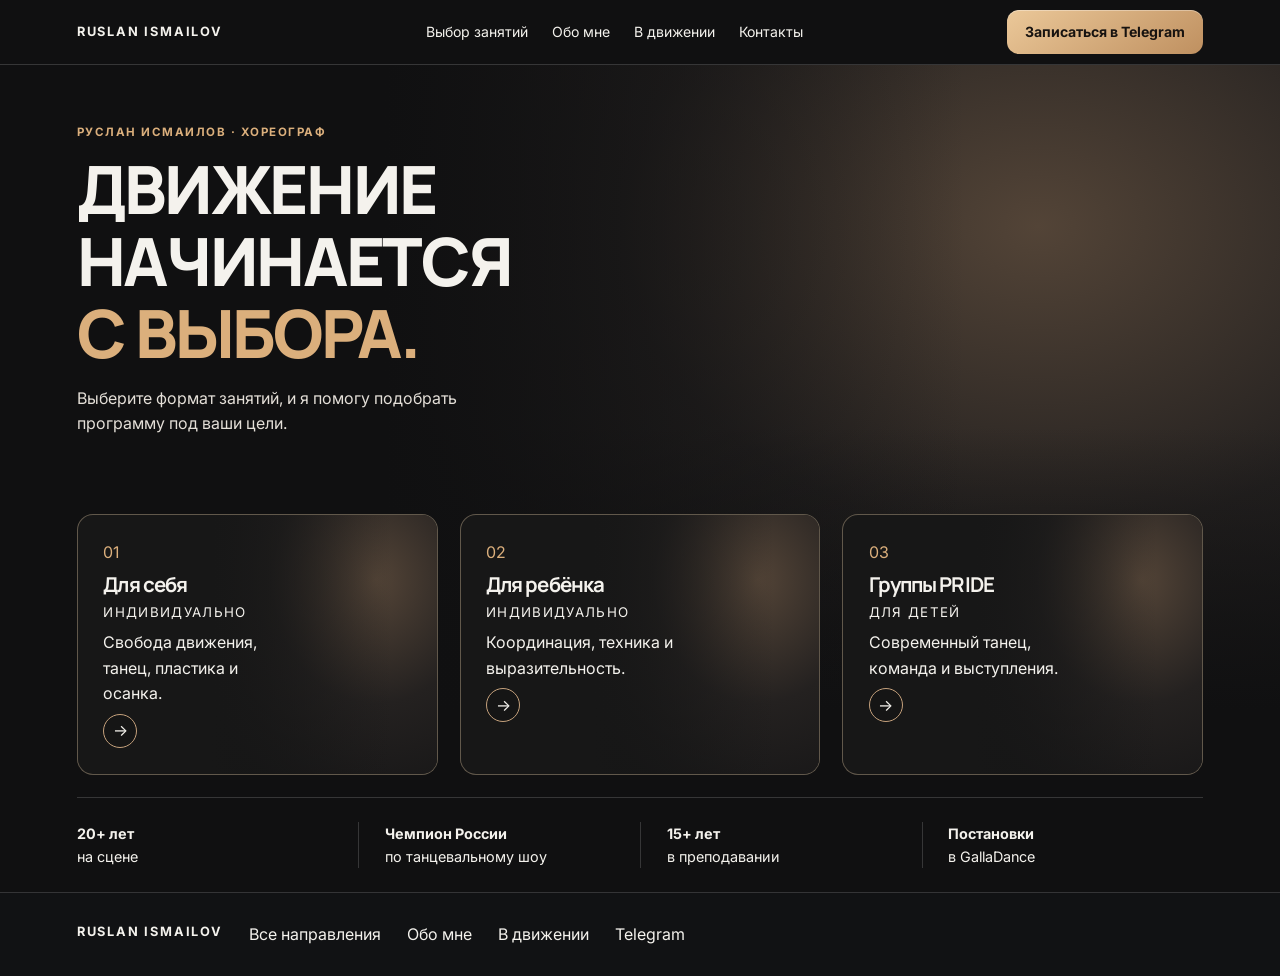
<file: index.html>
<!doctype html>
<html lang="ru">
<head>
<meta charset="utf-8">
<meta name="viewport" content="width=device-width, initial-scale=1">
<title>Хореограф и преподаватель танца в Москве — Руслан Исмаилов</title>
<meta name="description" content="Индивидуальные занятия для взрослых и детей, групповой современный танец в студии PRIDE.">
<link rel="canonical" href="https://ruslanismailov.fun/">
<meta property="og:type" content="website">
<meta property="og:title" content="Хореограф и преподаватель танца в Москве — Руслан Исмаилов">
<meta property="og:description" content="Индивидуальные занятия для взрослых и детей, групповой современный танец в студии PRIDE.">
<meta property="og:url" content="https://ruslanismailov.fun/">
<meta property="og:locale" content="ru_RU">
<link rel="stylesheet" href="assets/site.css">

<link rel="stylesheet" href="assets/cinematic.css">
</head>
<body class="cinematic page-index">
<a class="skip button" href="#main">К содержанию</a>
<header class="dark header"><div class="wrap bar"><a class="brand" href="index.html">RUSLAN ISMAILOV</a><nav class="nav desktop" aria-label="Основная навигация"><a href="index.html">Выбор занятий</a><a href="about.html">Обо мне</a><a href="video.html">В движении</a><a href="contact.html">Контакты</a></nav><a class="button" href="https://t.me/voliamsir">Записаться в Telegram</a><details class="mobile"><summary>Меню</summary><nav class="nav" aria-label="Мобильная навигация"><a href="index.html">Выбор занятий</a><a href="about.html">Обо мне</a><a href="video.html">В движении</a><a href="contact.html">Контакты</a></nav></details></div></header>
<main id="main"><section class="opening home-opening"><div class="visual" data-photo="home" aria-hidden="true"></div><div class="wrap"><div class="intro"><p class="kicker">Руслан Исмаилов · хореограф</p><h1>Движение<br> начинается<br> <em>с выбора.</em></h1><p>Выберите формат занятий, и я помогу подобрать программу под ваши цели.</p></div><div class="choice-grid"><a class="choice" href="adult/index.html"><div class="visual" data-photo="choice-adult" aria-hidden="true"></div><span class="gold">01</span><h3>Для себя</h3><small>Индивидуально</small><p>Свобода движения, танец, пластика и осанка.</p><span class="round" aria-hidden="true">→</span></a><a class="choice" href="kids/index.html"><div class="visual" data-photo="choice-kids" aria-hidden="true"></div><span class="gold">02</span><h3>Для ребёнка</h3><small>Индивидуально</small><p>Координация, техника и выразительность.</p><span class="round" aria-hidden="true">→</span></a><a class="choice" href="groups/index.html"><div class="visual" data-photo="choice-groups" aria-hidden="true"></div><span class="gold">03</span><h3>Группы PRIDE</h3><small>Для детей</small><p>Современный танец, команда и выступления.</p><span class="round" aria-hidden="true">→</span></a></div><div class="ribbon"><p><b>20+ лет</b><br>на сцене</p><p><b>Чемпион России</b><br>по танцевальному шоу</p><p><b>15+ лет</b><br>в преподавании</p><p><b>Постановки</b><br>в GallaDance</p></div></div></section></main>
<footer class="dark foot"><div class="wrap"><a class="brand" href="index.html">RUSLAN ISMAILOV</a><a href="index.html">Все направления</a><a href="about.html">Обо мне</a><a href="video.html">В движении</a><a href="https://t.me/voliamsir">Telegram</a></div></footer>
</body>
</html>
</file>
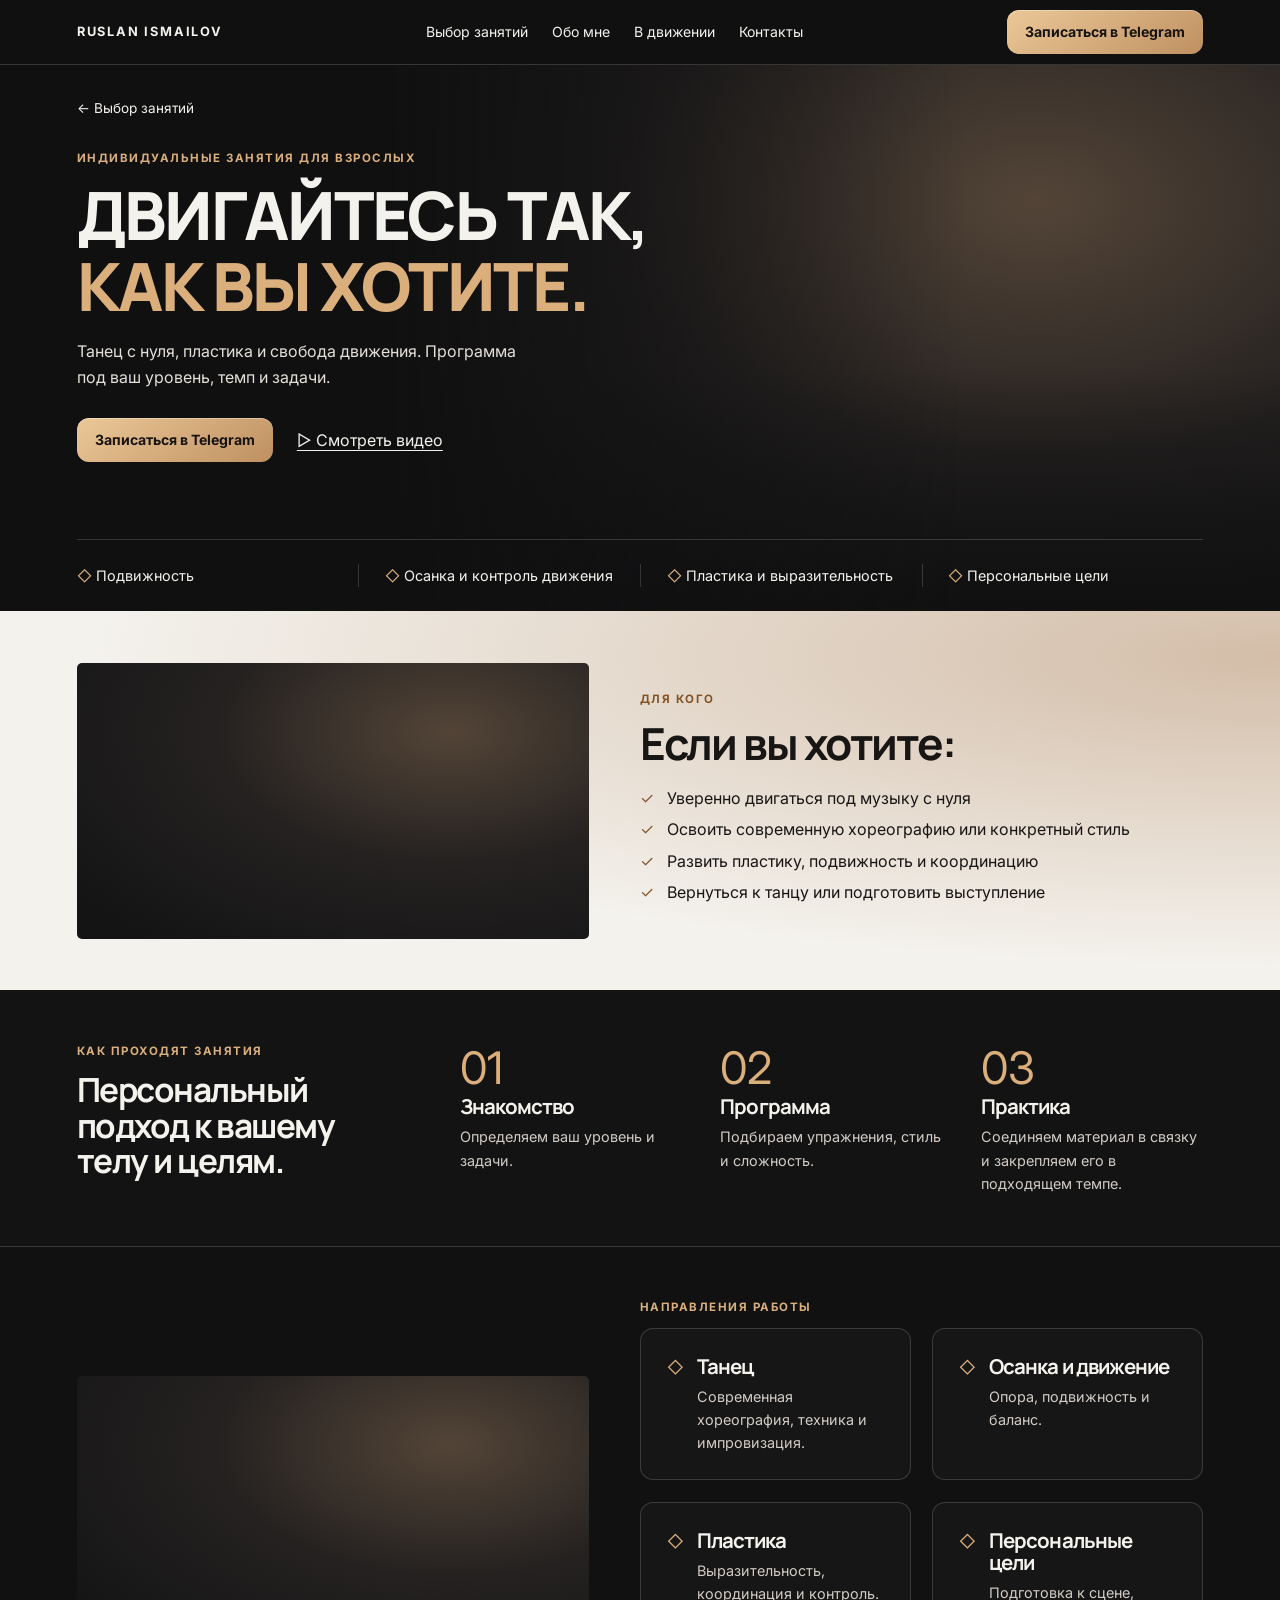
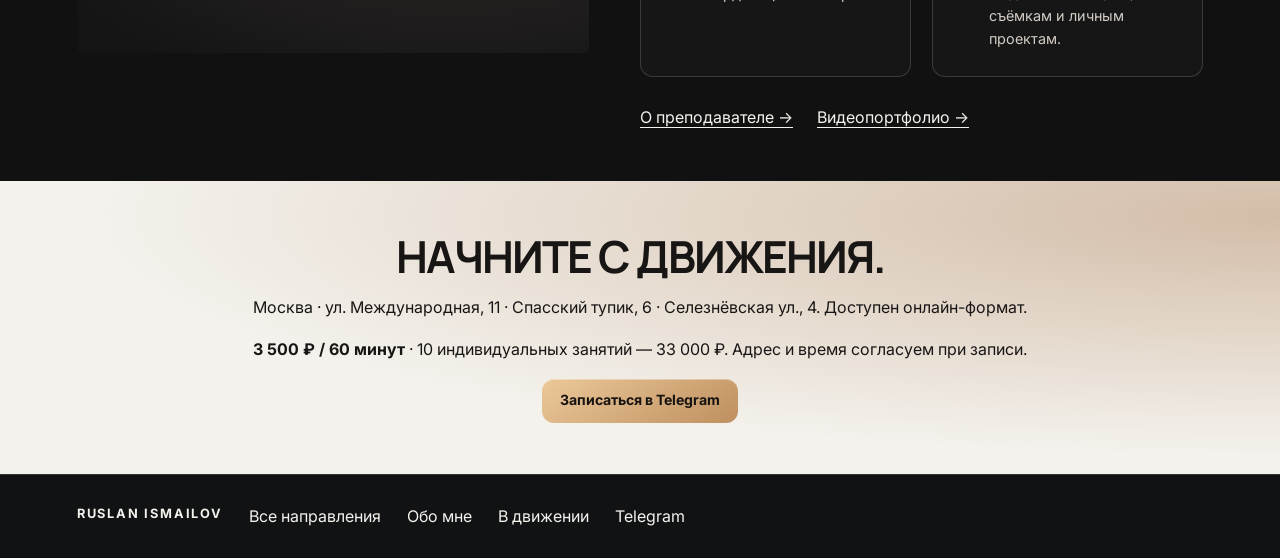
<file: adult/index.html>
<!doctype html>
<html lang="ru">
<head>
<meta charset="utf-8">
<meta name="viewport" content="width=device-width, initial-scale=1">
<title>Индивидуальные занятия для взрослых — Руслан Исмаилов</title>
<meta name="description" content="Танец с нуля, пластика, координация и свобода движения. Индивидуальные занятия с Русланом Исмаиловым в Москве и онлайн.">
<link rel="canonical" href="https://ruslanismailov.fun/adult/">
<meta property="og:type" content="website">
<meta property="og:title" content="Индивидуальные занятия для взрослых — Руслан Исмаилов">
<meta property="og:description" content="Танец с нуля, пластика, координация и свобода движения. Индивидуальные занятия с Русланом Исмаиловым в Москве и онлайн.">
<meta property="og:url" content="https://ruslanismailov.fun/adult/">
<meta property="og:locale" content="ru_RU">
<link rel="stylesheet" href="../assets/site.css">

<link rel="stylesheet" href="../assets/cinematic.css">
</head>
<body class="cinematic page-adult">
<a class="skip button" href="#main">К содержанию</a>
<header class="dark header"><div class="wrap bar"><a class="brand" href="../index.html">RUSLAN ISMAILOV</a><nav class="nav desktop" aria-label="Основная навигация"><a href="../index.html">Выбор занятий</a><a href="../about.html">Обо мне</a><a href="../video.html">В движении</a><a href="../contact.html">Контакты</a></nav><a class="button" href="https://t.me/voliamsir">Записаться в Telegram</a><details class="mobile"><summary>Меню</summary><nav class="nav" aria-label="Мобильная навигация"><a href="../index.html">Выбор занятий</a><a href="../about.html">Обо мне</a><a href="../video.html">В движении</a><a href="../contact.html">Контакты</a></nav></details></div></header>
<main id="main"><section class="opening lesson-opening"><div class="visual" data-photo="adult-hero" aria-hidden="true"></div><div class="wrap"><a class="back" href="../index.html">← Выбор занятий</a><div class="intro"><p class="kicker">Индивидуальные занятия для взрослых</p><h1>Двигайтесь так,<br><em>как вы хотите.</em></h1><p>Танец с нуля, пластика и свобода движения. Программа под ваш уровень, темп и задачи.</p><div class="actions"><a class="button" href="https://t.me/voliamsir?text=%D0%97%D0%B4%D1%80%D0%B0%D0%B2%D1%81%D1%82%D0%B2%D1%83%D0%B9%D1%82%D0%B5%2C%20%D0%A0%D1%83%D1%81%D0%BB%D0%B0%D0%BD!%20%D0%A5%D0%BE%D1%87%D1%83%20%D0%B7%D0%B0%D0%BF%D0%B8%D1%81%D0%B0%D1%82%D1%8C%D1%81%D1%8F%20%D0%BD%D0%B0%20%D0%B8%D0%BD%D0%B4%D0%B8%D0%B2%D0%B8%D0%B4%D1%83%D0%B0%D0%BB%D1%8C%D0%BD%D0%BE%D0%B5%20%D0%B7%D0%B0%D0%BD%D1%8F%D1%82%D0%B8%D0%B5%20%D0%B4%D0%BB%D1%8F%20%D0%B2%D0%B7%D1%80%D0%BE%D1%81%D0%BB%D0%BE%D0%B3%D0%BE.">Записаться в Telegram</a><a href="../video.html">▷ Смотреть видео</a></div></div><div class="ribbon"><p><span aria-hidden="true" class="gold">◇</span> Подвижность</p><p><span aria-hidden="true" class="gold">◇</span> Осанка и контроль движения</p><p><span aria-hidden="true" class="gold">◇</span> Пластика и выразительность</p><p><span aria-hidden="true" class="gold">◇</span> Персональные цели</p></div></div></section><section class="band light"><div class="wrap"><div class="split"><div class="visual" data-photo="adult-lesson" aria-hidden="true"></div><div><p class="kicker">Для кого</p><h2>Если вы хотите:</h2><ul class="checks"><li>Уверенно двигаться под музыку с нуля</li><li>Освоить современную хореографию или конкретный стиль</li><li>Развить пластику, подвижность и координацию</li><li>Вернуться к танцу или подготовить выступление</li></ul></div></div></div></section><section class="band process-band"><div class="wrap"><div class="process"><div><p class="kicker">Как проходят занятия</p><h2>Персональный подход к вашему телу и целям.</h2></div><article><span class="gold step">01</span><h3>Знакомство</h3><p>Определяем ваш уровень и задачи.</p></article><article><span class="gold step">02</span><h3>Программа</h3><p>Подбираем упражнения, стиль и сложность.</p></article><article><span class="gold step">03</span><h3>Практика</h3><p>Соединяем материал в связку и закрепляем его в подходящем темпе.</p></article></div></div></section><section class="band work-band"><div class="wrap"><div class="split"><div class="visual" data-photo="adult-work" aria-hidden="true"></div><div><p class="kicker">Направления работы</p><div class="info-grid"><article class="info"><span class="gold" aria-hidden="true">◇</span><div><h3>Танец</h3><p>Современная хореография, техника и импровизация.</p></div></article><article class="info"><span class="gold" aria-hidden="true">◇</span><div><h3>Осанка и движение</h3><p>Опора, подвижность и баланс.</p></div></article><article class="info"><span class="gold" aria-hidden="true">◇</span><div><h3>Пластика</h3><p>Выразительность, координация и контроль.</p></div></article><article class="info"><span class="gold" aria-hidden="true">◇</span><div><h3>Персональные цели</h3><p>Подготовка к сцене, съёмкам и личным проектам.</p></div></article></div><div class="actions"><a href="../about.html">О преподавателе →</a><a href="../video.html">Видеопортфолио →</a></div></div></div></div></section><section class="band light closer"><div class="wrap"><h2>Начните с движения.</h2><p>Москва · ул. Международная, 11 · Спасский тупик, 6 · Селезнёвская ул., 4. Доступен онлайн-формат.</p><p><strong>3 500 ₽ / 60 минут</strong> · 10 индивидуальных занятий — 33 000 ₽. Адрес и время согласуем при записи.</p><a class="button" href="https://t.me/voliamsir?text=%D0%97%D0%B4%D1%80%D0%B0%D0%B2%D1%81%D1%82%D0%B2%D1%83%D0%B9%D1%82%D0%B5%2C%20%D0%A0%D1%83%D1%81%D0%BB%D0%B0%D0%BD!%20%D0%A5%D0%BE%D1%87%D1%83%20%D0%B7%D0%B0%D0%BF%D0%B8%D1%81%D0%B0%D1%82%D1%8C%D1%81%D1%8F%20%D0%BD%D0%B0%20%D0%B8%D0%BD%D0%B4%D0%B8%D0%B2%D0%B8%D0%B4%D1%83%D0%B0%D0%BB%D1%8C%D0%BD%D0%BE%D0%B5%20%D0%B7%D0%B0%D0%BD%D1%8F%D1%82%D0%B8%D0%B5%20%D0%B4%D0%BB%D1%8F%20%D0%B2%D0%B7%D1%80%D0%BE%D1%81%D0%BB%D0%BE%D0%B3%D0%BE.">Записаться в Telegram</a></div></section></main>
<footer class="dark foot"><div class="wrap"><a class="brand" href="../index.html">RUSLAN ISMAILOV</a><a href="../index.html">Все направления</a><a href="../about.html">Обо мне</a><a href="../video.html">В движении</a><a href="https://t.me/voliamsir">Telegram</a></div></footer>
</body>
</html>
</file>
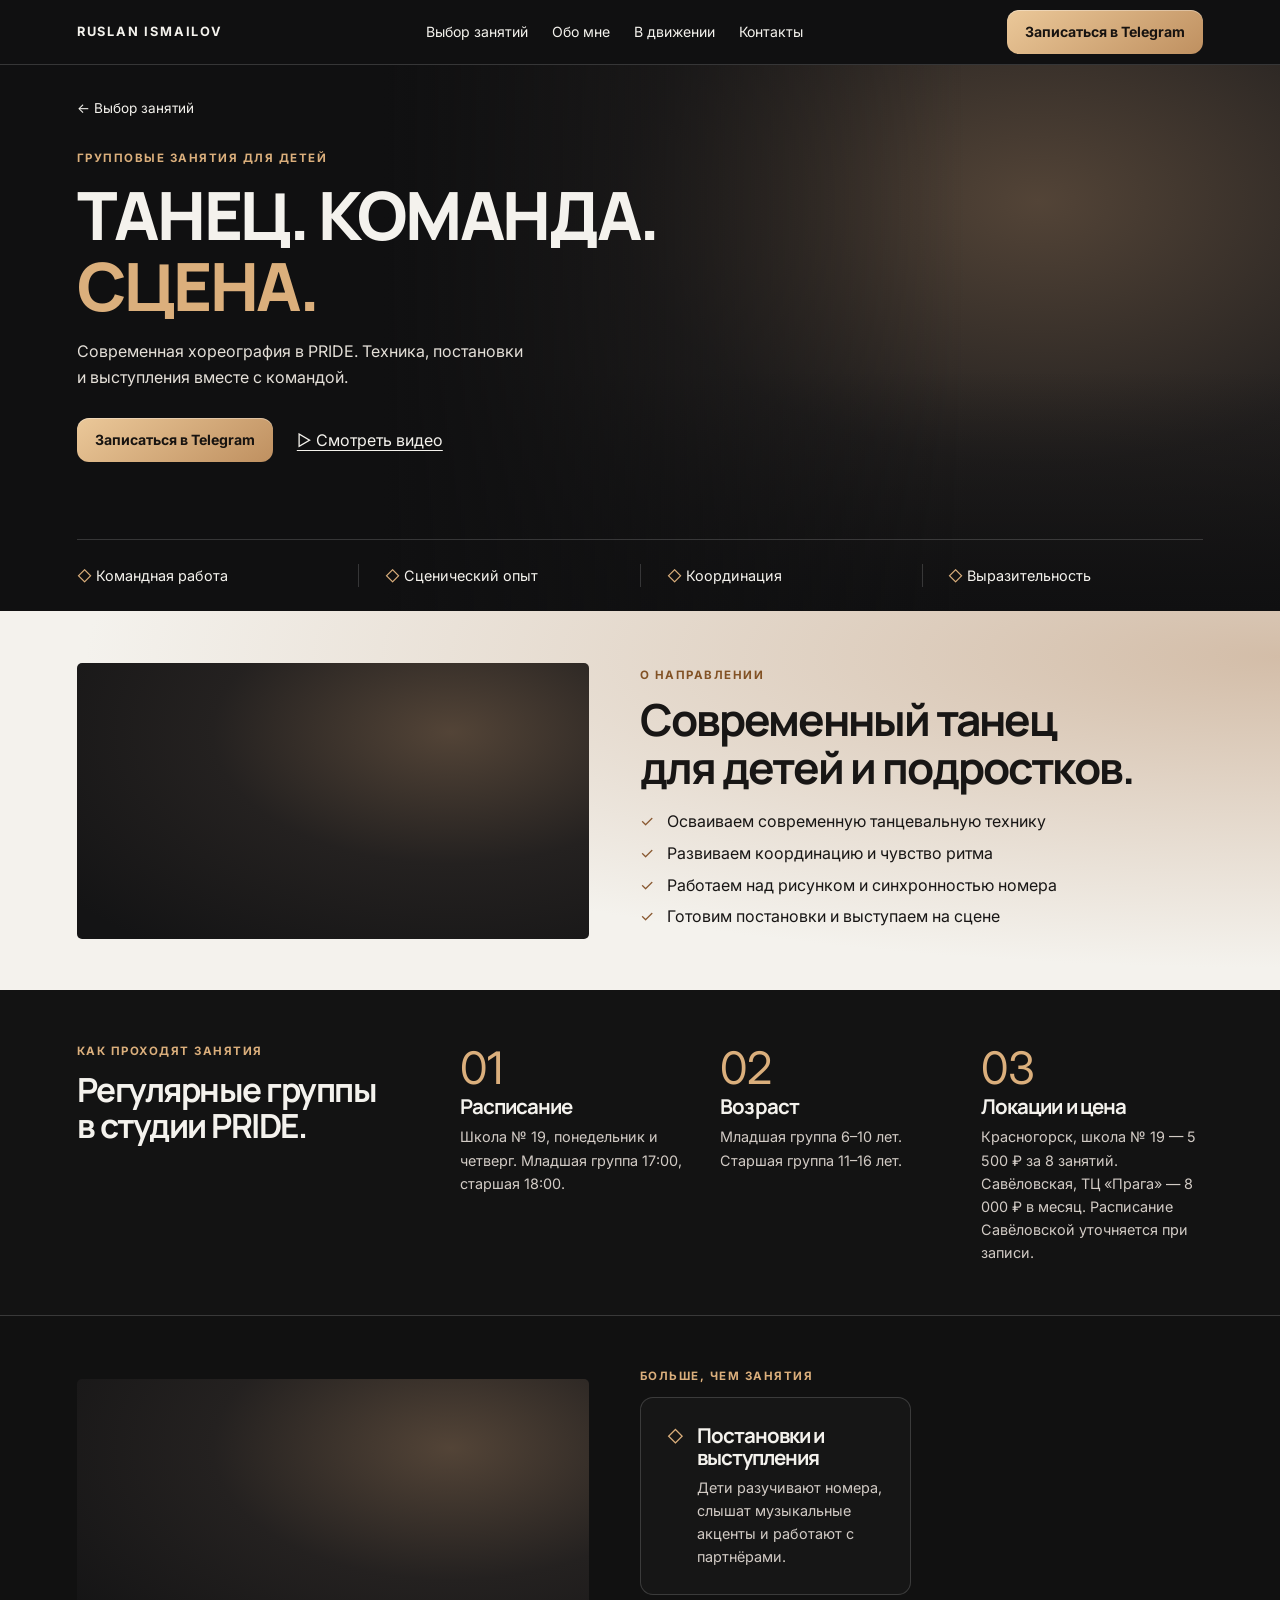
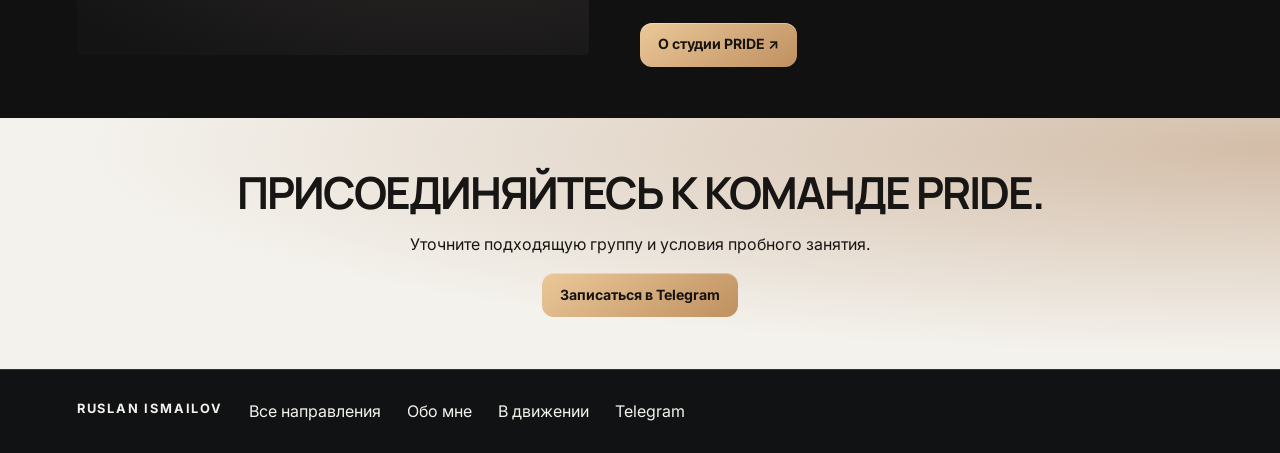
<file: groups/index.html>
<!doctype html>
<html lang="ru">
<head>
<meta charset="utf-8">
<meta name="viewport" content="width=device-width, initial-scale=1">
<title>Групповой современный танец для детей — Руслан Исмаилов</title>
<meta name="description" content="Детские группы современного танца PRIDE. Программа, расписание групп в Красногорске и запись на пробное занятие.">
<link rel="canonical" href="https://ruslanismailov.fun/groups/">
<meta property="og:type" content="website">
<meta property="og:title" content="Групповой современный танец для детей — Руслан Исмаилов">
<meta property="og:description" content="Детские группы современного танца PRIDE. Программа, расписание групп в Красногорске и запись на пробное занятие.">
<meta property="og:url" content="https://ruslanismailov.fun/groups/">
<meta property="og:locale" content="ru_RU">
<link rel="stylesheet" href="../assets/site.css">

<link rel="stylesheet" href="../assets/cinematic.css">
</head>
<body class="cinematic page-groups">
<a class="skip button" href="#main">К содержанию</a>
<header class="dark header"><div class="wrap bar"><a class="brand" href="../index.html">RUSLAN ISMAILOV</a><nav class="nav desktop" aria-label="Основная навигация"><a href="../index.html">Выбор занятий</a><a href="../about.html">Обо мне</a><a href="../video.html">В движении</a><a href="../contact.html">Контакты</a></nav><a class="button" href="https://t.me/voliamsir">Записаться в Telegram</a><details class="mobile"><summary>Меню</summary><nav class="nav" aria-label="Мобильная навигация"><a href="../index.html">Выбор занятий</a><a href="../about.html">Обо мне</a><a href="../video.html">В движении</a><a href="../contact.html">Контакты</a></nav></details></div></header>
<main id="main"><section class="opening lesson-opening"><div class="visual" data-photo="groups-hero" aria-hidden="true"></div><div class="wrap"><a class="back" href="../index.html">← Выбор занятий</a><div class="intro"><p class="kicker">Групповые занятия для детей</p><h1>Танец. Команда.<br><em>Сцена.</em></h1><p>Современная хореография в PRIDE. Техника, постановки и выступления вместе с командой.</p><div class="actions"><a class="button" href="https://t.me/voliamsir?text=%D0%97%D0%B4%D1%80%D0%B0%D0%B2%D1%81%D1%82%D0%B2%D1%83%D0%B9%D1%82%D0%B5%2C%20%D0%A0%D1%83%D1%81%D0%BB%D0%B0%D0%BD!%20%D0%A5%D0%BE%D1%87%D1%83%20%D0%B7%D0%B0%D0%BF%D0%B8%D1%81%D0%B0%D1%82%D1%8C%20%D1%80%D0%B5%D0%B1%D1%91%D0%BD%D0%BA%D0%B0%20%D0%BD%D0%B0%20%D0%BF%D1%80%D0%BE%D0%B1%D0%BD%D0%BE%D0%B5%20%D0%B3%D1%80%D1%83%D0%BF%D0%BF%D0%BE%D0%B2%D0%BE%D0%B5%20%D0%B7%D0%B0%D0%BD%D1%8F%D1%82%D0%B8%D0%B5%20PRIDE.">Записаться в Telegram</a><a href="../video.html#scene">▷ Смотреть видео</a></div></div><div class="ribbon"><p><span aria-hidden="true" class="gold">◇</span> Командная работа</p><p><span aria-hidden="true" class="gold">◇</span> Сценический опыт</p><p><span aria-hidden="true" class="gold">◇</span> Координация</p><p><span aria-hidden="true" class="gold">◇</span> Выразительность</p></div></div></section><section class="band light"><div class="wrap"><div class="split"><div class="visual" data-photo="groups-lesson" aria-hidden="true"></div><div><p class="kicker">О направлении</p><h2>Современный танец для детей и подростков.</h2><ul class="checks"><li>Осваиваем современную танцевальную технику</li><li>Развиваем координацию и чувство ритма</li><li>Работаем над рисунком и синхронностью номера</li><li>Готовим постановки и выступаем на сцене</li></ul></div></div></div></section><section class="band process-band"><div class="wrap"><div class="process"><div><p class="kicker">Как проходят занятия</p><h2>Регулярные группы в студии PRIDE.</h2></div><article><span class="gold step">01</span><h3>Расписание</h3><p>Школа № 19, понедельник и четверг. Младшая группа 17:00, старшая 18:00.</p></article><article><span class="gold step">02</span><h3>Возраст</h3><p>Младшая группа 6–10 лет. Старшая группа 11–16 лет.</p></article><article><span class="gold step">03</span><h3>Локации и цена</h3><p>Красногорск, школа № 19 — 5 500 ₽ за 8 занятий. Савёловская, ТЦ «Прага» — 8 000 ₽ в месяц. Расписание Савёловской уточняется при записи.</p></article></div></div></section><section class="band work-band"><div class="wrap"><div class="split"><div class="visual" data-photo="groups-work" aria-hidden="true"></div><div><p class="kicker">Больше, чем занятия</p><div class="info-grid"><article class="info"><span class="gold" aria-hidden="true">◇</span><div><h3>Постановки и выступления</h3><p>Дети разучивают номера, слышат музыкальные акценты и работают с партнёрами.</p></div></article></div><div class="actions"><a class="button" href="https://pride.ruslanismailov.fun/">О студии PRIDE ↗</a></div></div></div></div></section><section class="band light closer"><div class="wrap"><h2>Присоединяйтесь к команде PRIDE.</h2><p>Уточните подходящую группу и условия пробного занятия.</p><a class="button" href="https://t.me/voliamsir?text=%D0%97%D0%B4%D1%80%D0%B0%D0%B2%D1%81%D1%82%D0%B2%D1%83%D0%B9%D1%82%D0%B5%2C%20%D0%A0%D1%83%D1%81%D0%BB%D0%B0%D0%BD!%20%D0%A5%D0%BE%D1%87%D1%83%20%D0%B7%D0%B0%D0%BF%D0%B8%D1%81%D0%B0%D1%82%D1%8C%20%D1%80%D0%B5%D0%B1%D1%91%D0%BD%D0%BA%D0%B0%20%D0%BD%D0%B0%20%D0%BF%D1%80%D0%BE%D0%B1%D0%BD%D0%BE%D0%B5%20%D0%B3%D1%80%D1%83%D0%BF%D0%BF%D0%BE%D0%B2%D0%BE%D0%B5%20%D0%B7%D0%B0%D0%BD%D1%8F%D1%82%D0%B8%D0%B5%20PRIDE.">Записаться в Telegram</a></div></section></main>
<footer class="dark foot"><div class="wrap"><a class="brand" href="../index.html">RUSLAN ISMAILOV</a><a href="../index.html">Все направления</a><a href="../about.html">Обо мне</a><a href="../video.html">В движении</a><a href="https://t.me/voliamsir">Telegram</a></div></footer>
</body>
</html>
</file>
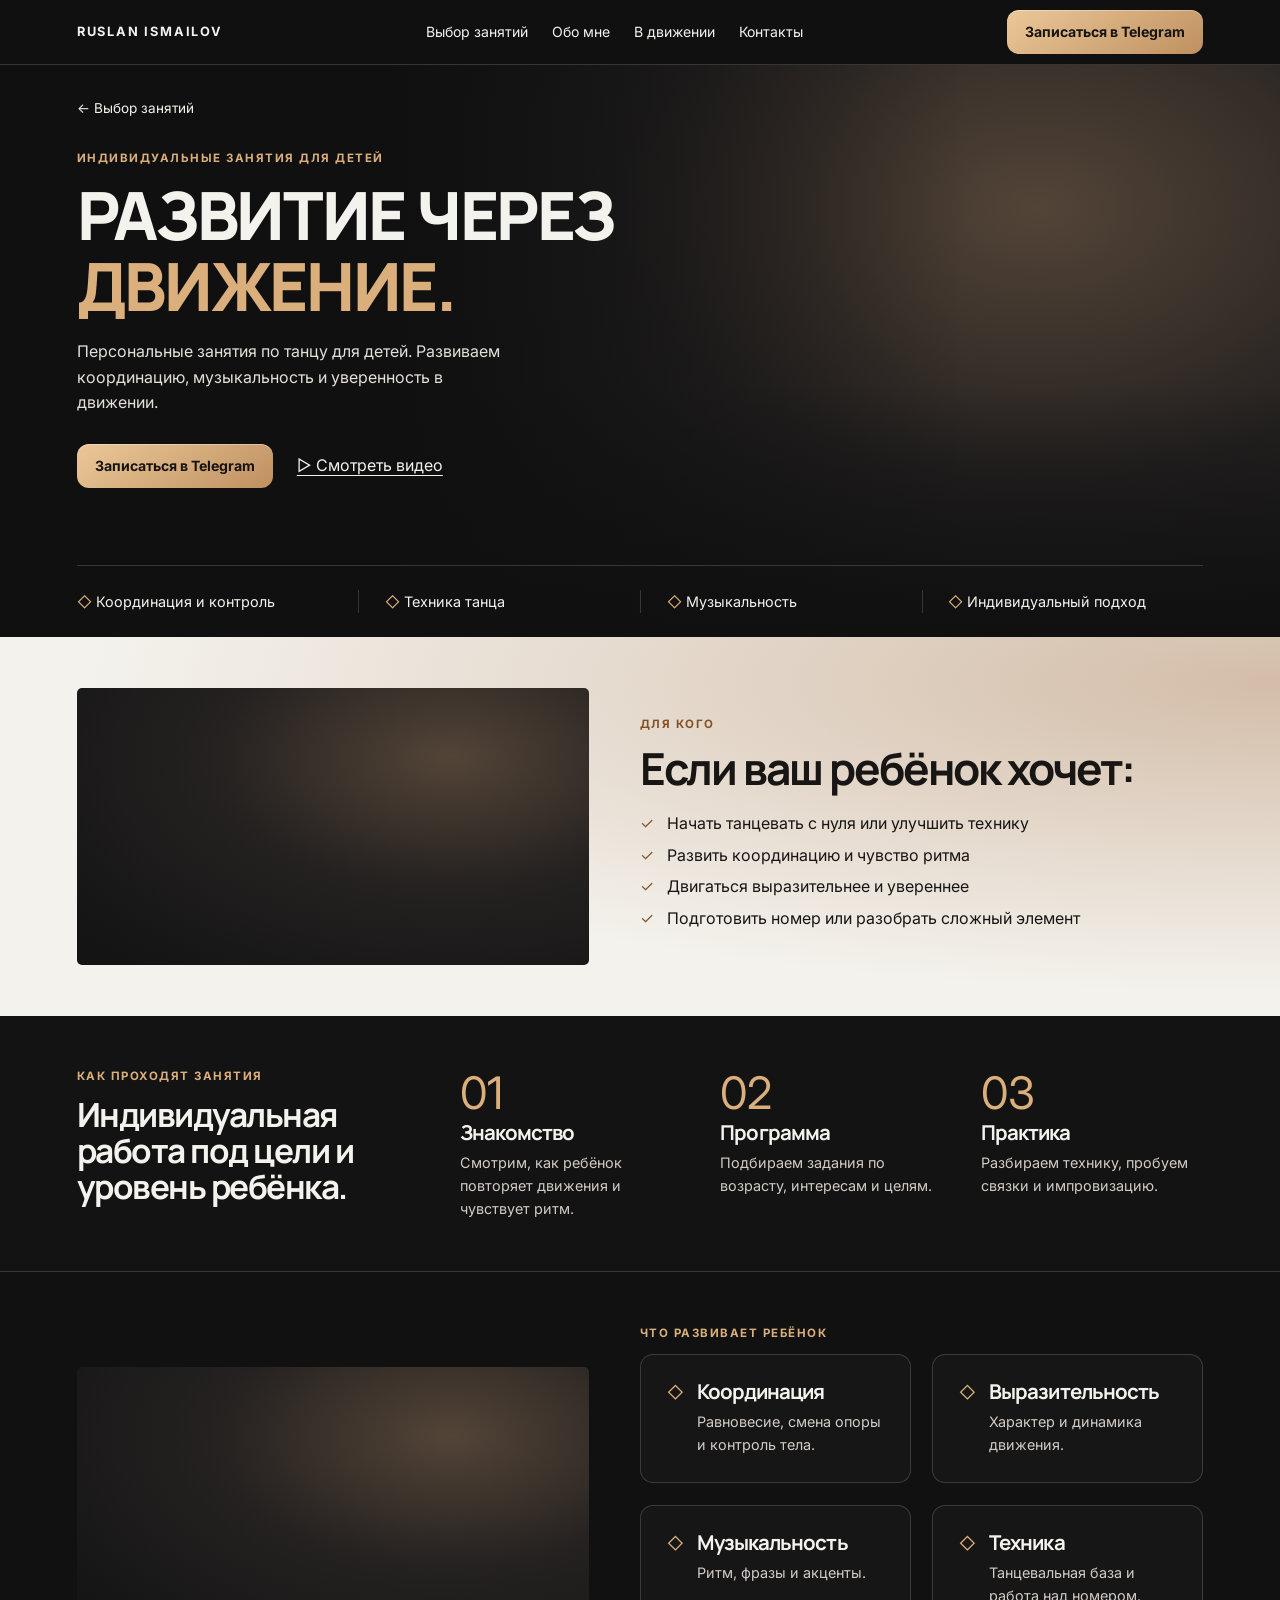
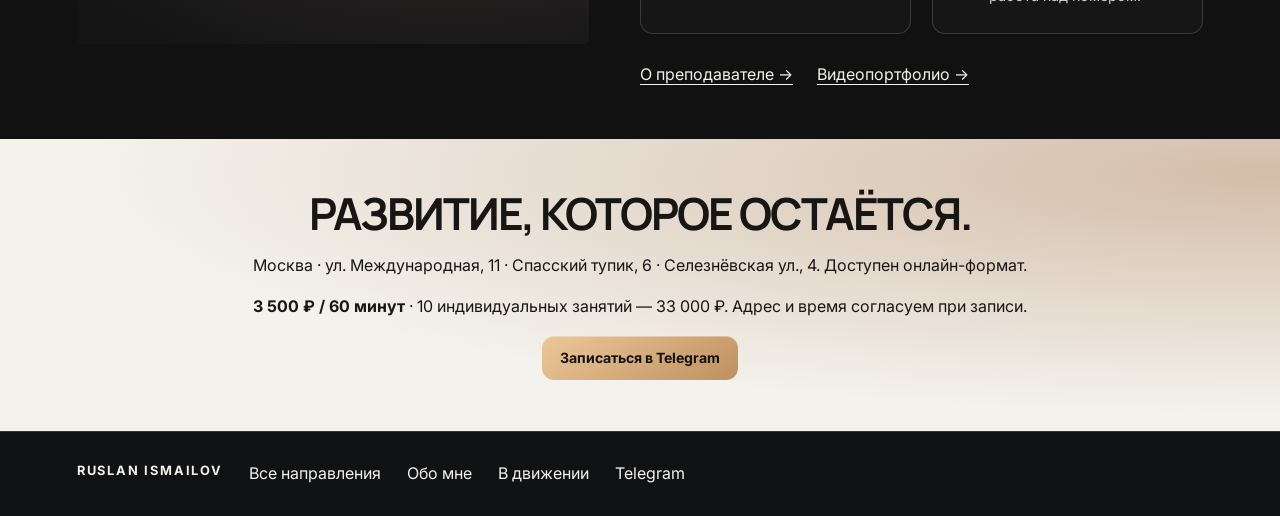
<file: kids/index.html>
<!doctype html>
<html lang="ru">
<head>
<meta charset="utf-8">
<meta name="viewport" content="width=device-width, initial-scale=1">
<title>Индивидуальный танец для детей — Руслан Исмаилов</title>
<meta name="description" content="Персональные занятия по танцу для ребёнка. Координация, музыкальность, техника и выразительность.">
<link rel="canonical" href="https://ruslanismailov.fun/kids/">
<meta property="og:type" content="website">
<meta property="og:title" content="Индивидуальный танец для детей — Руслан Исмаилов">
<meta property="og:description" content="Персональные занятия по танцу для ребёнка. Координация, музыкальность, техника и выразительность.">
<meta property="og:url" content="https://ruslanismailov.fun/kids/">
<meta property="og:locale" content="ru_RU">
<link rel="stylesheet" href="../assets/site.css">

<link rel="stylesheet" href="../assets/cinematic.css">
</head>
<body class="cinematic page-kids">
<a class="skip button" href="#main">К содержанию</a>
<header class="dark header"><div class="wrap bar"><a class="brand" href="../index.html">RUSLAN ISMAILOV</a><nav class="nav desktop" aria-label="Основная навигация"><a href="../index.html">Выбор занятий</a><a href="../about.html">Обо мне</a><a href="../video.html">В движении</a><a href="../contact.html">Контакты</a></nav><a class="button" href="https://t.me/voliamsir">Записаться в Telegram</a><details class="mobile"><summary>Меню</summary><nav class="nav" aria-label="Мобильная навигация"><a href="../index.html">Выбор занятий</a><a href="../about.html">Обо мне</a><a href="../video.html">В движении</a><a href="../contact.html">Контакты</a></nav></details></div></header>
<main id="main"><section class="opening lesson-opening"><div class="visual" data-photo="kids-hero" aria-hidden="true"></div><div class="wrap"><a class="back" href="../index.html">← Выбор занятий</a><div class="intro"><p class="kicker">Индивидуальные занятия для детей</p><h1>Развитие через<br><em>движение.</em></h1><p>Персональные занятия по танцу для детей. Развиваем координацию, музыкальность и уверенность в движении.</p><div class="actions"><a class="button" href="https://t.me/voliamsir?text=%D0%97%D0%B4%D1%80%D0%B0%D0%B2%D1%81%D1%82%D0%B2%D1%83%D0%B9%D1%82%D0%B5%2C%20%D0%A0%D1%83%D1%81%D0%BB%D0%B0%D0%BD!%20%D0%A5%D0%BE%D1%87%D1%83%20%D1%83%D0%B7%D0%BD%D0%B0%D1%82%D1%8C%20%D0%BE%D0%B1%20%D0%B8%D0%BD%D0%B4%D0%B8%D0%B2%D0%B8%D0%B4%D1%83%D0%B0%D0%BB%D1%8C%D0%BD%D1%8B%D1%85%20%D0%B7%D0%B0%D0%BD%D1%8F%D1%82%D0%B8%D1%8F%D1%85%20%D0%B4%D0%BB%D1%8F%20%D1%80%D0%B5%D0%B1%D1%91%D0%BD%D0%BA%D0%B0.">Записаться в Telegram</a><a href="../video.html">▷ Смотреть видео</a></div></div><div class="ribbon"><p><span aria-hidden="true" class="gold">◇</span> Координация и контроль</p><p><span aria-hidden="true" class="gold">◇</span> Техника танца</p><p><span aria-hidden="true" class="gold">◇</span> Музыкальность</p><p><span aria-hidden="true" class="gold">◇</span> Индивидуальный подход</p></div></div></section><section class="band light"><div class="wrap"><div class="split"><div class="visual" data-photo="kids-lesson" aria-hidden="true"></div><div><p class="kicker">Для кого</p><h2>Если ваш ребёнок хочет:</h2><ul class="checks"><li>Начать танцевать с нуля или улучшить технику</li><li>Развить координацию и чувство ритма</li><li>Двигаться выразительнее и увереннее</li><li>Подготовить номер или разобрать сложный элемент</li></ul></div></div></div></section><section class="band process-band"><div class="wrap"><div class="process"><div><p class="kicker">Как проходят занятия</p><h2>Индивидуальная работа под цели и уровень ребёнка.</h2></div><article><span class="gold step">01</span><h3>Знакомство</h3><p>Смотрим, как ребёнок повторяет движения и чувствует ритм.</p></article><article><span class="gold step">02</span><h3>Программа</h3><p>Подбираем задания по возрасту, интересам и целям.</p></article><article><span class="gold step">03</span><h3>Практика</h3><p>Разбираем технику, пробуем связки и импровизацию.</p></article></div></div></section><section class="band work-band"><div class="wrap"><div class="split"><div class="visual" data-photo="kids-work" aria-hidden="true"></div><div><p class="kicker">Что развивает ребёнок</p><div class="info-grid"><article class="info"><span class="gold" aria-hidden="true">◇</span><div><h3>Координация</h3><p>Равновесие, смена опоры и контроль тела.</p></div></article><article class="info"><span class="gold" aria-hidden="true">◇</span><div><h3>Выразительность</h3><p>Характер и динамика движения.</p></div></article><article class="info"><span class="gold" aria-hidden="true">◇</span><div><h3>Музыкальность</h3><p>Ритм, фразы и акценты.</p></div></article><article class="info"><span class="gold" aria-hidden="true">◇</span><div><h3>Техника</h3><p>Танцевальная база и работа над номером.</p></div></article></div><div class="actions"><a href="../about.html">О преподавателе →</a><a href="../video.html">Видеопортфолио →</a></div></div></div></div></section><section class="band light closer"><div class="wrap"><h2>Развитие, которое остаётся.</h2><p>Москва · ул. Международная, 11 · Спасский тупик, 6 · Селезнёвская ул., 4. Доступен онлайн-формат.</p><p><strong>3 500 ₽ / 60 минут</strong> · 10 индивидуальных занятий — 33 000 ₽. Адрес и время согласуем при записи.</p><a class="button" href="https://t.me/voliamsir?text=%D0%97%D0%B4%D1%80%D0%B0%D0%B2%D1%81%D1%82%D0%B2%D1%83%D0%B9%D1%82%D0%B5%2C%20%D0%A0%D1%83%D1%81%D0%BB%D0%B0%D0%BD!%20%D0%A5%D0%BE%D1%87%D1%83%20%D1%83%D0%B7%D0%BD%D0%B0%D1%82%D1%8C%20%D0%BE%D0%B1%20%D0%B8%D0%BD%D0%B4%D0%B8%D0%B2%D0%B8%D0%B4%D1%83%D0%B0%D0%BB%D1%8C%D0%BD%D1%8B%D1%85%20%D0%B7%D0%B0%D0%BD%D1%8F%D1%82%D0%B8%D1%8F%D1%85%20%D0%B4%D0%BB%D1%8F%20%D1%80%D0%B5%D0%B1%D1%91%D0%BD%D0%BA%D0%B0.">Записаться в Telegram</a></div></section></main>
<footer class="dark foot"><div class="wrap"><a class="brand" href="../index.html">RUSLAN ISMAILOV</a><a href="../index.html">Все направления</a><a href="../about.html">Обо мне</a><a href="../video.html">В движении</a><a href="https://t.me/voliamsir">Telegram</a></div></footer>
</body>
</html>
</file>
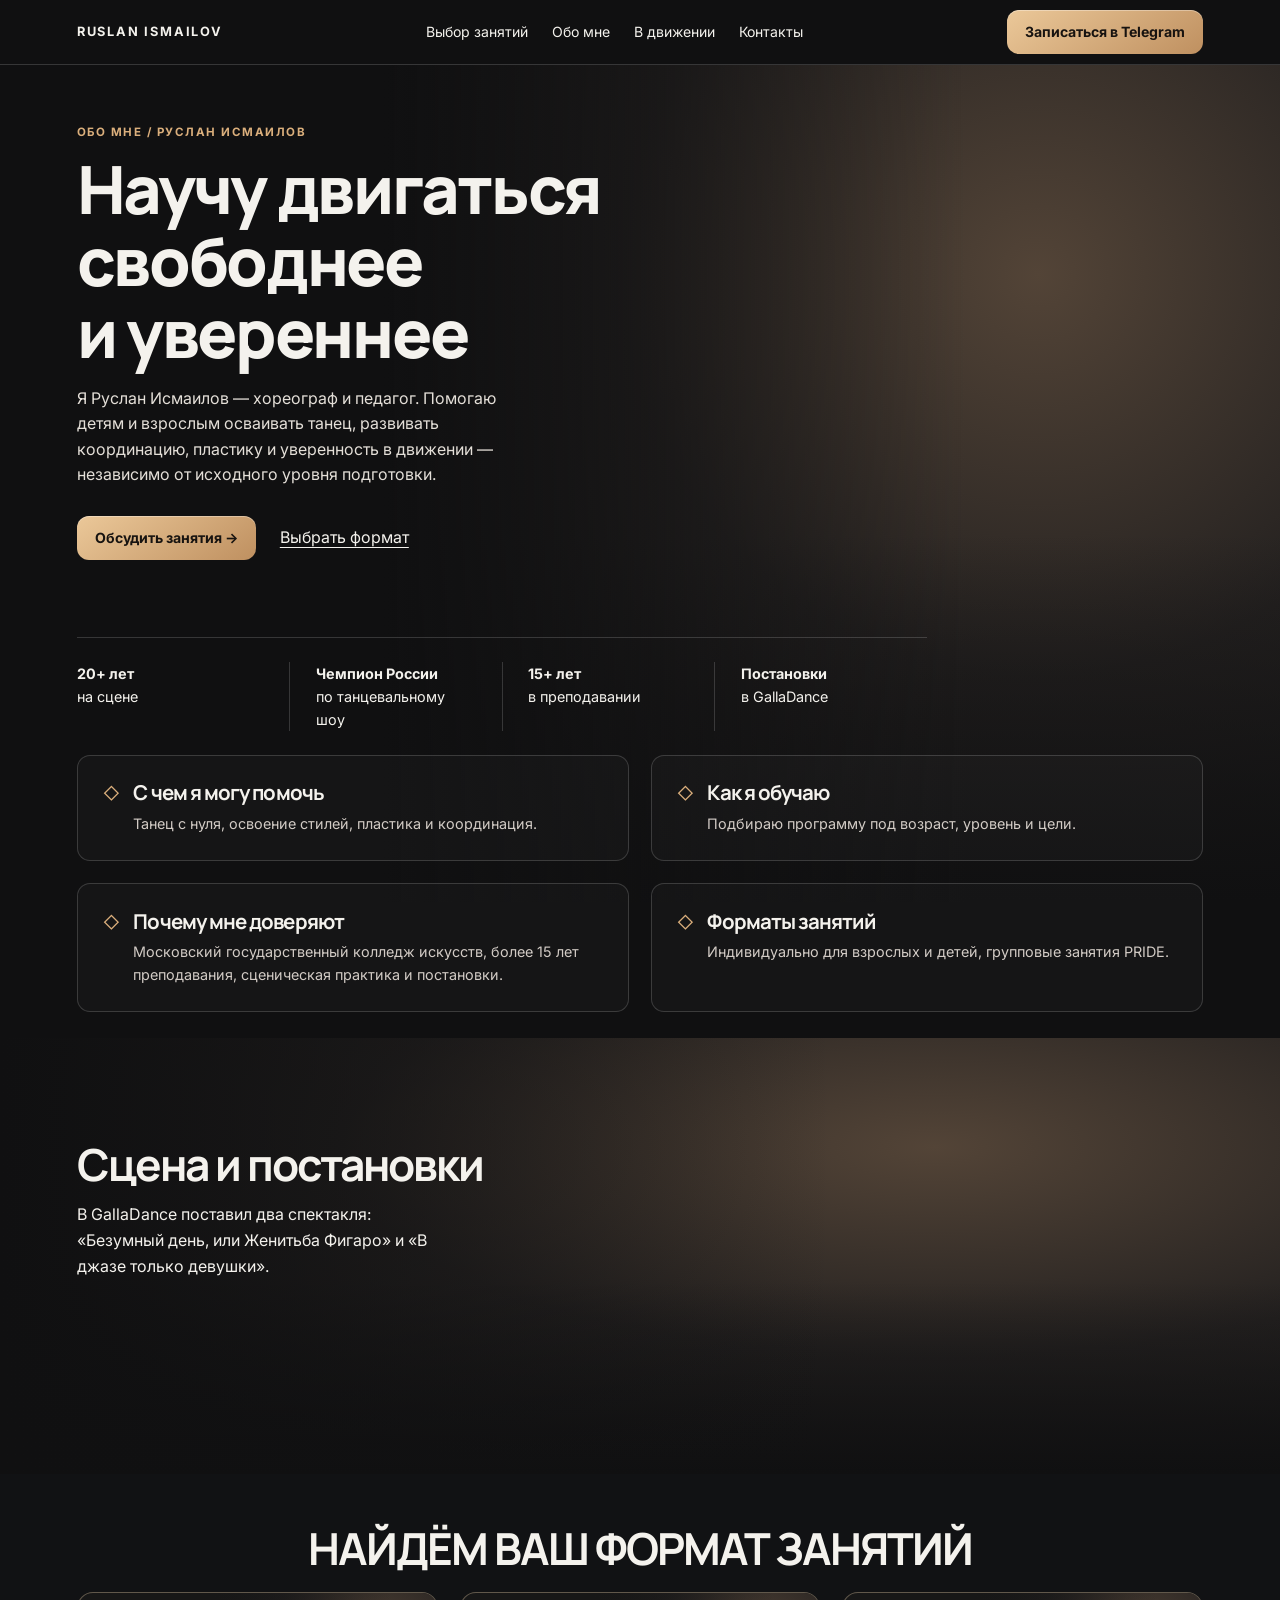
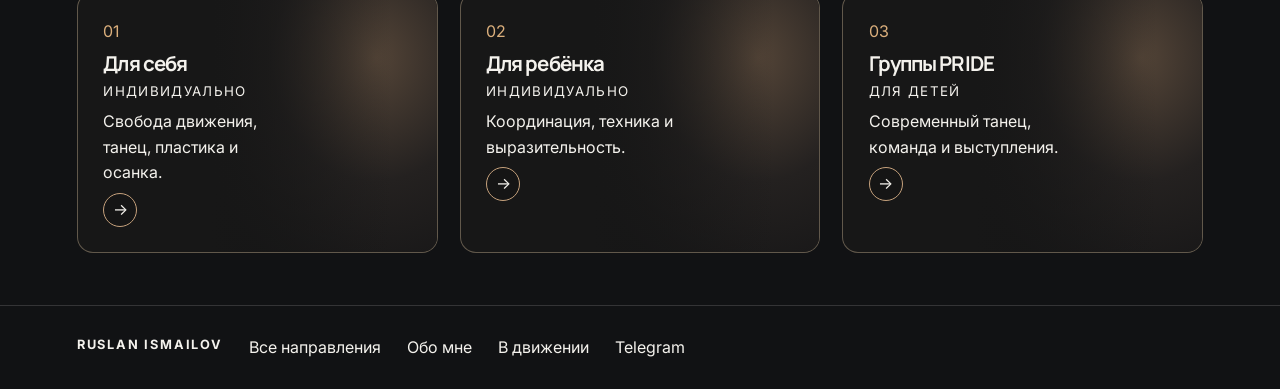
<file: about.html>
<!doctype html>
<html lang="ru">
<head>
<meta charset="utf-8">
<meta name="viewport" content="width=device-width, initial-scale=1">
<title>Обо мне — Руслан Исмаилов</title>
<meta name="description" content="Педагог и хореограф Руслан Исмаилов. Сценический опыт, постановки и подход к занятиям для детей и взрослых.">
<link rel="canonical" href="https://ruslanismailov.fun/about.html">
<meta property="og:type" content="website">
<meta property="og:title" content="Обо мне — Руслан Исмаилов">
<meta property="og:description" content="Педагог и хореограф Руслан Исмаилов. Сценический опыт, постановки и подход к занятиям для детей и взрослых.">
<meta property="og:url" content="https://ruslanismailov.fun/about.html">
<meta property="og:locale" content="ru_RU">
<link rel="stylesheet" href="assets/site.css">

<link rel="stylesheet" href="assets/cinematic.css">
</head>
<body class="cinematic page-about">
<a class="skip button" href="#main">К содержанию</a>
<header class="dark header"><div class="wrap bar"><a class="brand" href="index.html">RUSLAN ISMAILOV</a><nav class="nav desktop" aria-label="Основная навигация"><a href="index.html">Выбор занятий</a><a href="about.html">Обо мне</a><a href="video.html">В движении</a><a href="contact.html">Контакты</a></nav><a class="button" href="https://t.me/voliamsir">Записаться в Telegram</a><details class="mobile"><summary>Меню</summary><nav class="nav" aria-label="Мобильная навигация"><a href="index.html">Выбор занятий</a><a href="about.html">Обо мне</a><a href="video.html">В движении</a><a href="contact.html">Контакты</a></nav></details></div></header>
<main id="main"><section class="opening about-opening"><div class="visual" data-photo="about-hero" aria-hidden="true"></div><div class="wrap"><div class="intro"><p class="kicker">Обо мне / Руслан Исмаилов</p><h1>Научу двигаться свободнее и увереннее</h1><p>Я Руслан Исмаилов — хореограф и педагог. Помогаю детям и взрослым осваивать танец, развивать координацию, пластику и уверенность в движении — независимо от исходного уровня подготовки.</p><div class="actions"><a class="button" href="https://t.me/voliamsir">Обсудить занятия →</a><a href="#formats">Выбрать формат</a></div></div><div class="ribbon"><p><b>20+ лет</b><br>на сцене</p><p><b>Чемпион России</b><br>по танцевальному шоу</p><p><b>15+ лет</b><br>в преподавании</p><p><b>Постановки</b><br>в GallaDance</p></div><div class="info-grid"><article class="info"><span class="gold" aria-hidden="true">◇</span><div><h3>С чем я могу помочь</h3><p>Танец с нуля, освоение стилей, пластика и координация.</p></div></article><article class="info"><span class="gold" aria-hidden="true">◇</span><div><h3>Как я обучаю</h3><p>Подбираю программу под возраст, уровень и цели.</p></div></article><article class="info"><span class="gold" aria-hidden="true">◇</span><div><h3>Почему мне доверяют</h3><p>Московский государственный колледж искусств, более 15 лет преподавания, сценическая практика и постановки.</p></div></article><article class="info"><span class="gold" aria-hidden="true">◇</span><div><h3>Форматы занятий</h3><p>Индивидуально для взрослых и детей, групповые занятия PRIDE.</p></div></article></div></div></section><section class="stage"><div class="visual" data-photo="about-stage" aria-hidden="true"></div><div class="wrap"><h2>Сцена и постановки</h2><p>В GallaDance поставил два спектакля: «Безумный день, или Женитьба Фигаро» и «В джазе только девушки».</p></div></section><section class="band closer" id="formats"><div class="wrap"><h2>Найдём ваш формат занятий</h2><div class="choice-grid"><a class="choice" href="adult/index.html"><div class="visual" data-photo="choice-adult" aria-hidden="true"></div><span class="gold">01</span><h3>Для себя</h3><small>Индивидуально</small><p>Свобода движения, танец, пластика и осанка.</p><span class="round" aria-hidden="true">→</span></a><a class="choice" href="kids/index.html"><div class="visual" data-photo="choice-kids" aria-hidden="true"></div><span class="gold">02</span><h3>Для ребёнка</h3><small>Индивидуально</small><p>Координация, техника и выразительность.</p><span class="round" aria-hidden="true">→</span></a><a class="choice" href="groups/index.html"><div class="visual" data-photo="choice-groups" aria-hidden="true"></div><span class="gold">03</span><h3>Группы PRIDE</h3><small>Для детей</small><p>Современный танец, команда и выступления.</p><span class="round" aria-hidden="true">→</span></a></div></div></section></main>
<footer class="dark foot"><div class="wrap"><a class="brand" href="index.html">RUSLAN ISMAILOV</a><a href="index.html">Все направления</a><a href="about.html">Обо мне</a><a href="video.html">В движении</a><a href="https://t.me/voliamsir">Telegram</a></div></footer>
</body>
</html>
</file>
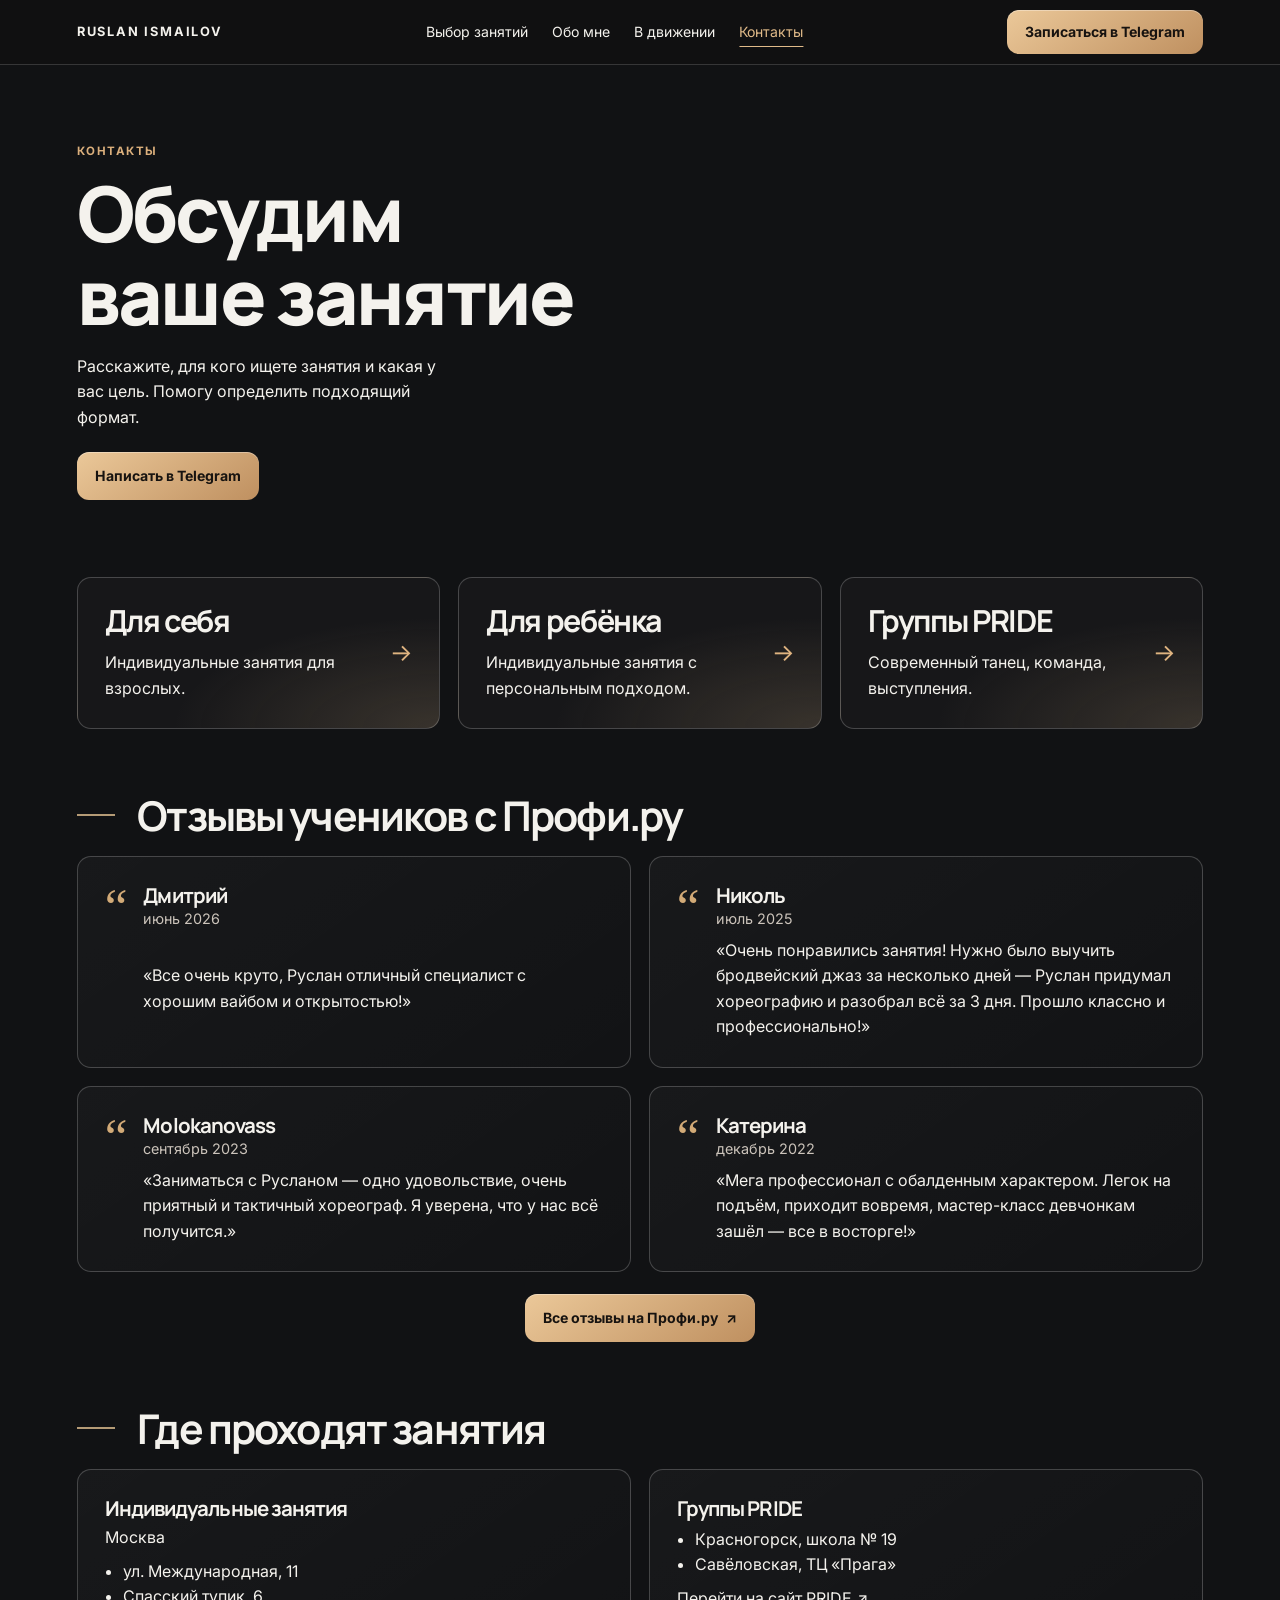
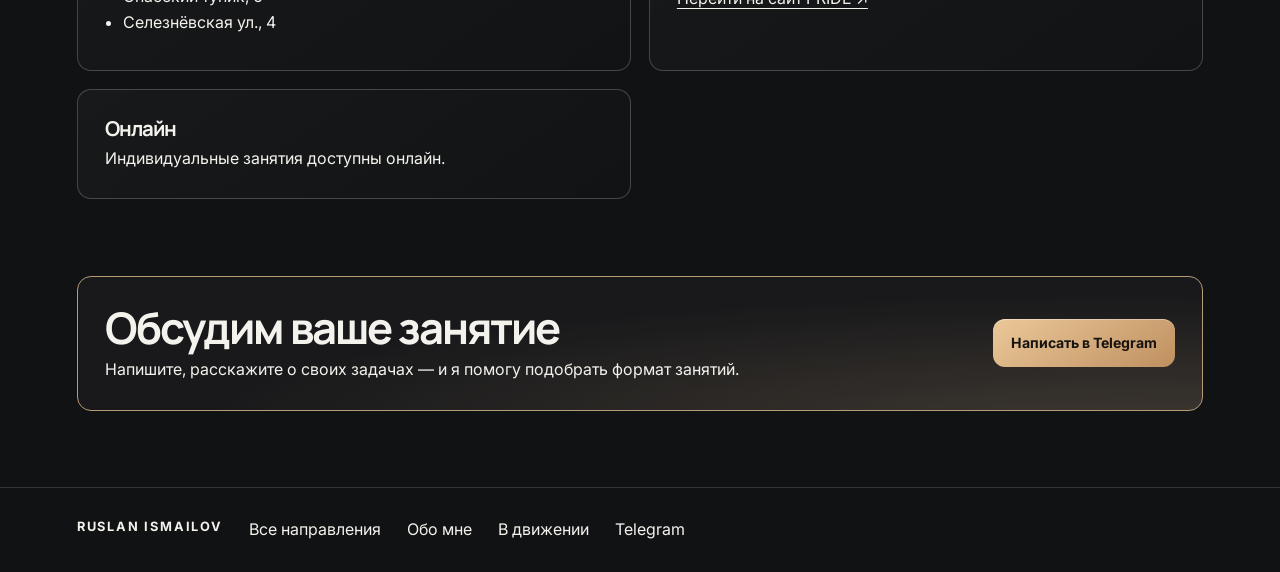
<file: contact.html>
<!doctype html>
<html lang="ru">
<head>
<meta charset="utf-8">
<meta name="viewport" content="width=device-width, initial-scale=1">
<title>Контакты и запись — Руслан Исмаилов</title>
<meta name="description" content="Контакты Руслана Исмаилова, адреса занятий и отзывы учеников. Запись через Telegram.">
<link rel="canonical" href="https://ruslanismailov.fun/contact.html">
<meta property="og:type" content="website">
<meta property="og:title" content="Контакты и запись — Руслан Исмаилов">
<meta property="og:description" content="Контакты Руслана Исмаилова, адреса занятий и отзывы учеников. Запись через Telegram.">
<meta property="og:url" content="https://ruslanismailov.fun/contact.html">
<meta property="og:locale" content="ru_RU">
<link rel="stylesheet" href="assets/site.css">

<link rel="stylesheet" href="assets/cinematic.css">
<link rel="stylesheet" href="assets/contact.css">
</head>
<body class="cinematic page-contact">
<a class="skip button" href="#main">К содержанию</a>
<header class="dark header"><div class="wrap bar"><a class="brand" href="index.html">RUSLAN ISMAILOV</a><nav class="nav desktop" aria-label="Основная навигация"><a href="index.html">Выбор занятий</a><a href="about.html">Обо мне</a><a href="video.html">В движении</a><a href="contact.html" aria-current="page">Контакты</a></nav><a class="button" href="https://t.me/voliamsir">Записаться в Telegram</a><details class="mobile"><summary>Меню</summary><nav class="nav" aria-label="Мобильная навигация"><a href="index.html">Выбор занятий</a><a href="about.html">Обо мне</a><a href="video.html">В движении</a><a href="contact.html" aria-current="page">Контакты</a></nav></details></div></header>
<main id="main">
<section class="wrap contact-hero" aria-labelledby="contact-title"><div class="contact-intro"><p class="kicker">Контакты</p><h1 id="contact-title">Обсудим<br> ваше занятие</h1><p>Расскажите, для кого ищете занятия и какая у вас цель. Помогу определить подходящий формат.</p><a class="button contact-button" href="https://t.me/voliamsir">Написать в Telegram</a></div></section>
<section class="wrap contact-choices" aria-label="Выберите формат занятий">
<a class="contact-card contact-choice" href="adult/index.html"><h2>Для себя</h2><p>Индивидуальные занятия для взрослых.</p><span aria-hidden="true">→</span></a>
<a class="contact-card contact-choice" href="kids/index.html"><h2>Для ребёнка</h2><p>Индивидуальные занятия с персональным подходом.</p><span aria-hidden="true">→</span></a>
<a class="contact-card contact-choice" href="groups/index.html"><h2>Группы PRIDE</h2><p>Современный танец, команда, выступления.</p><span aria-hidden="true">→</span></a>
</section>
<section class="wrap contact-section" aria-labelledby="reviews-title"><h2 id="reviews-title">Отзывы учеников с Профи.ру</h2>
<div class="contact-pairs"><article class="contact-card contact-review"><div class="contact-review-meta"><h3>Дмитрий</h3><time datetime="2026-06">июнь 2026</time></div><blockquote><p>«Все очень круто, Руслан отличный специалист с хорошим вайбом и открытостью!»</p></blockquote></article>
<article class="contact-card contact-review"><div class="contact-review-meta"><h3>Николь</h3><time datetime="2025-07">июль 2025</time></div><blockquote><p>«Очень понравились занятия! Нужно было выучить бродвейский джаз за несколько дней — Руслан придумал хореографию и разобрал всё за 3 дня. Прошло классно и профессионально!»</p></blockquote></article>
<article class="contact-card contact-review"><div class="contact-review-meta"><h3>Molokanovass</h3><time datetime="2023-09">сентябрь 2023</time></div><blockquote><p>«Заниматься с Русланом — одно удовольствие, очень приятный и тактичный хореограф. Я уверена, что у нас всё получится.»</p></blockquote></article>
<article class="contact-card contact-review"><div class="contact-review-meta"><h3>Катерина</h3><time datetime="2022-12">декабрь 2022</time></div><blockquote><p>«Мега профессионал с обалденным характером. Легок на подъём, приходит вовремя, мастер-класс девчонкам зашёл — все в восторге!»</p></blockquote></article></div>
<div class="contact-reviews-action"><a class="button contact-button" href="https://profi.ru/profile/IsmagilovRE/" target="_blank" rel="noopener noreferrer">Все отзывы на Профи.ру <span aria-hidden="true">↗</span></a></div></section>
<section class="wrap contact-section" aria-labelledby="locations-title"><h2 id="locations-title">Где проходят занятия</h2><div class="contact-pairs">
<article class="contact-card"><h3>Индивидуальные занятия</h3><p>Москва</p><ul><li>ул. Международная, 11</li><li>Спасский тупик, 6</li><li>Селезнёвская ул., 4</li></ul></article>
<article class="contact-card"><h3>Группы PRIDE</h3><ul><li>Красногорск, школа № 19</li><li>Савёловская, ТЦ «Прага»</li></ul><a href="https://pride.ruslanismailov.fun/">Перейти на сайт PRIDE ↗</a></article>
<article class="contact-card contact-online"><h3>Онлайн</h3><p>Индивидуальные занятия доступны онлайн.</p></article></div></section>
<section class="wrap contact-card contact-final" aria-labelledby="contact-final-title"><div><h2 id="contact-final-title">Обсудим ваше занятие</h2><p>Напишите, расскажите о своих задачах — и я помогу подобрать формат занятий.</p></div><div class="contact-final-action"><a class="button contact-button" href="https://t.me/voliamsir">Написать в Telegram</a></div></section>
</main>
<footer class="dark foot"><div class="wrap"><a class="brand" href="index.html">RUSLAN ISMAILOV</a><a href="index.html">Все направления</a><a href="about.html">Обо мне</a><a href="video.html">В движении</a><a href="https://t.me/voliamsir">Telegram</a></div></footer>
</body>
</html>
</file>
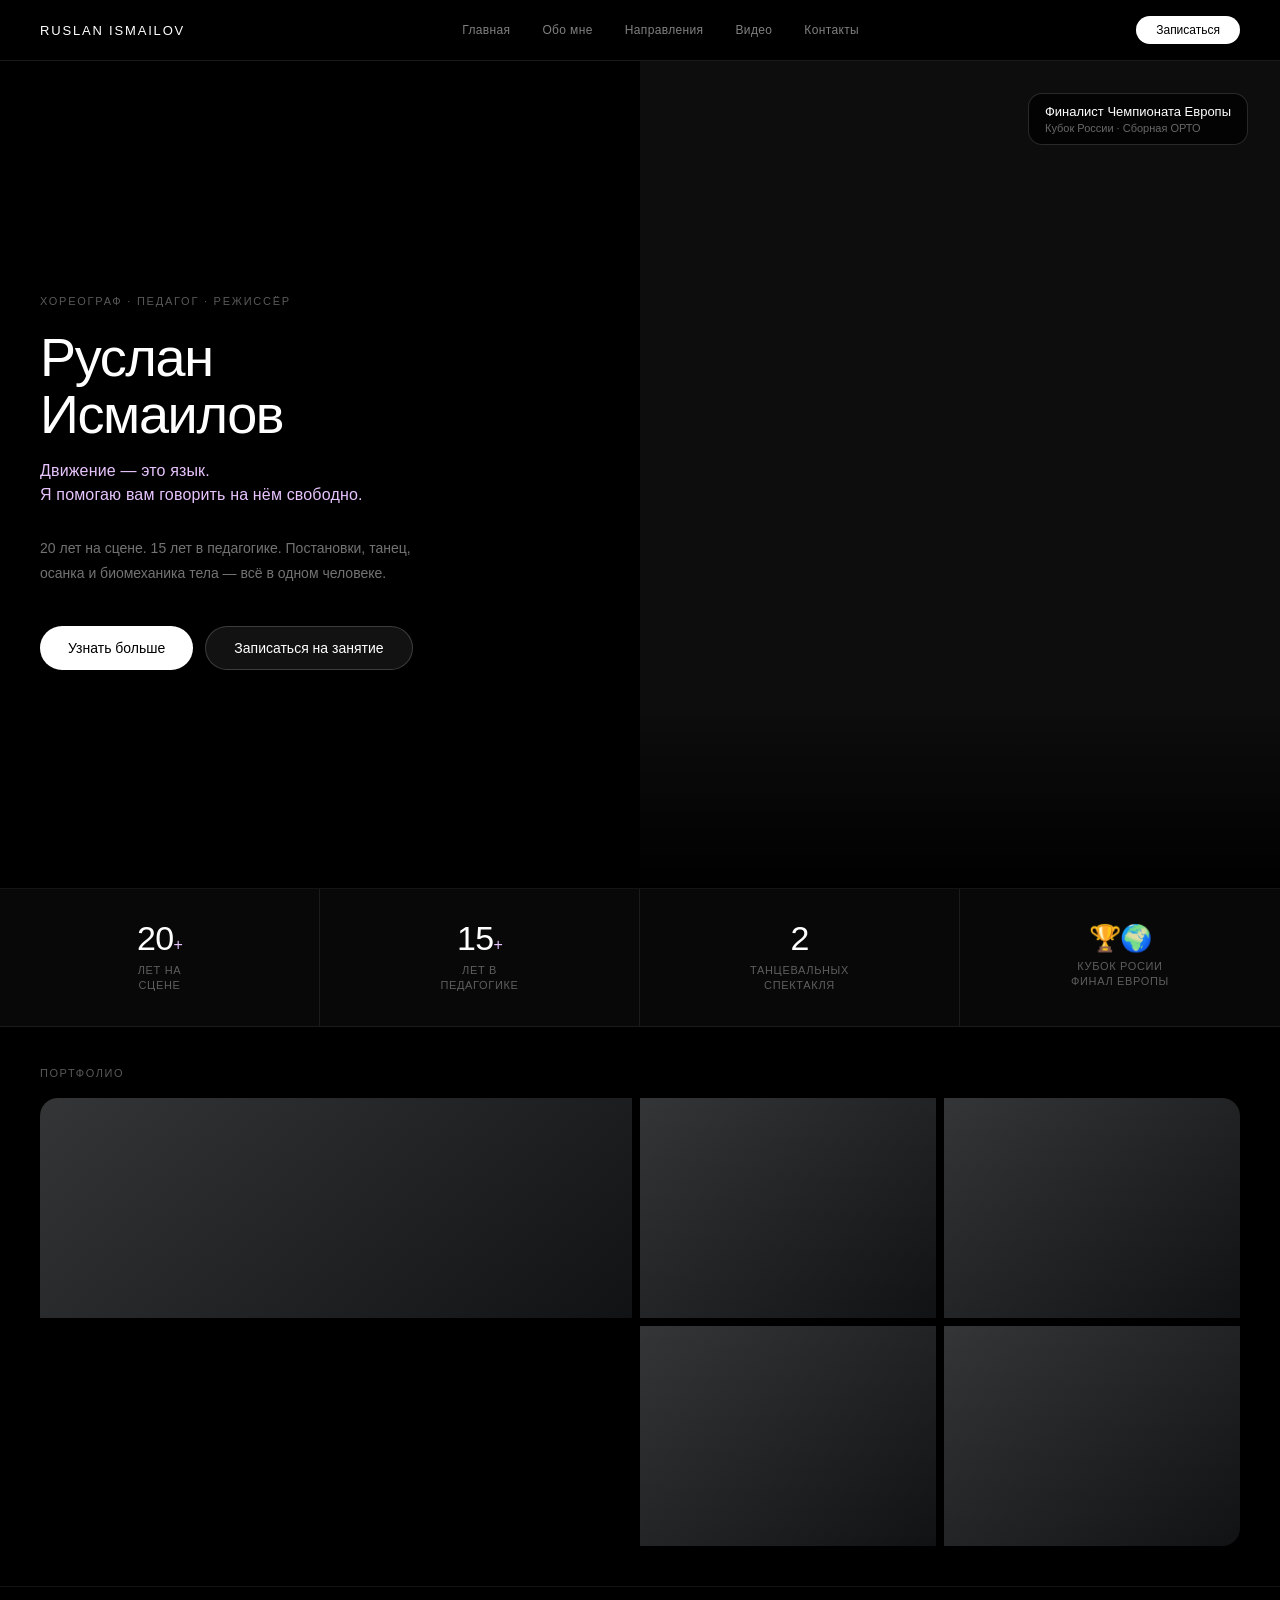
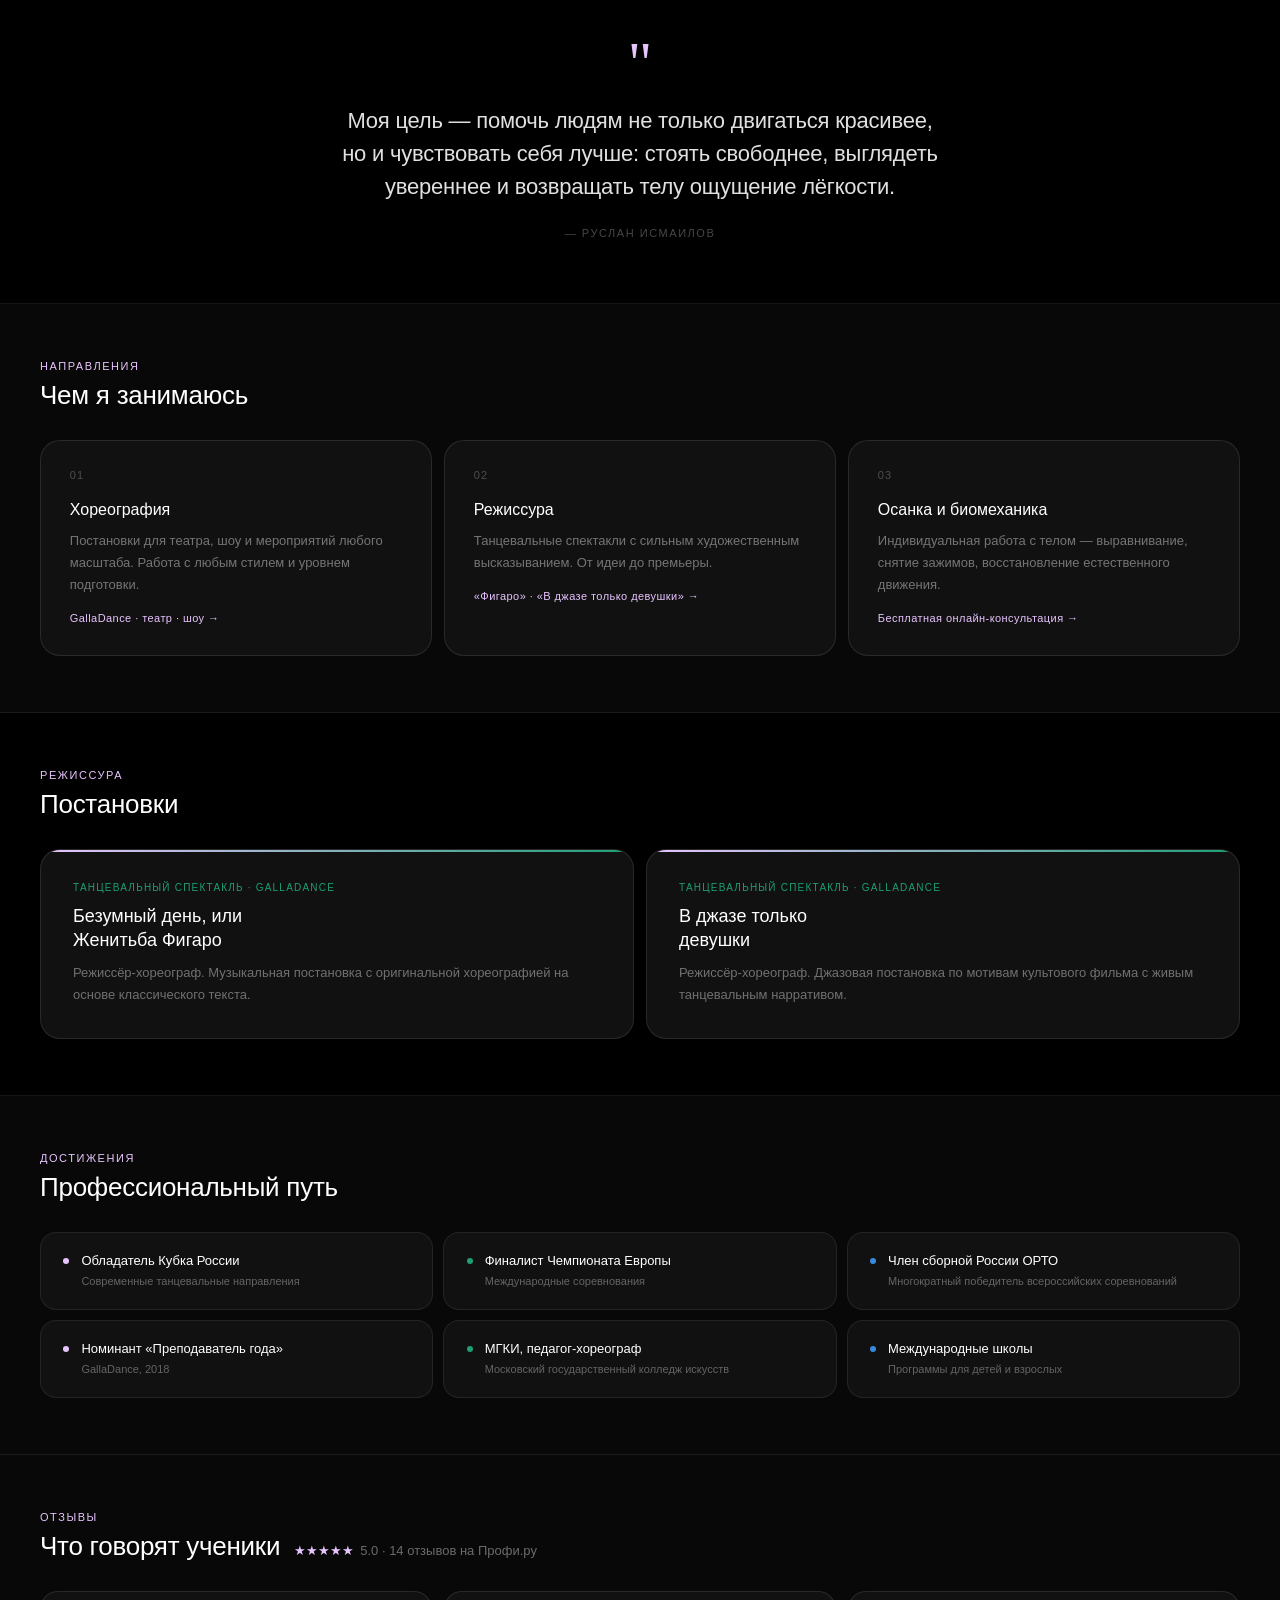
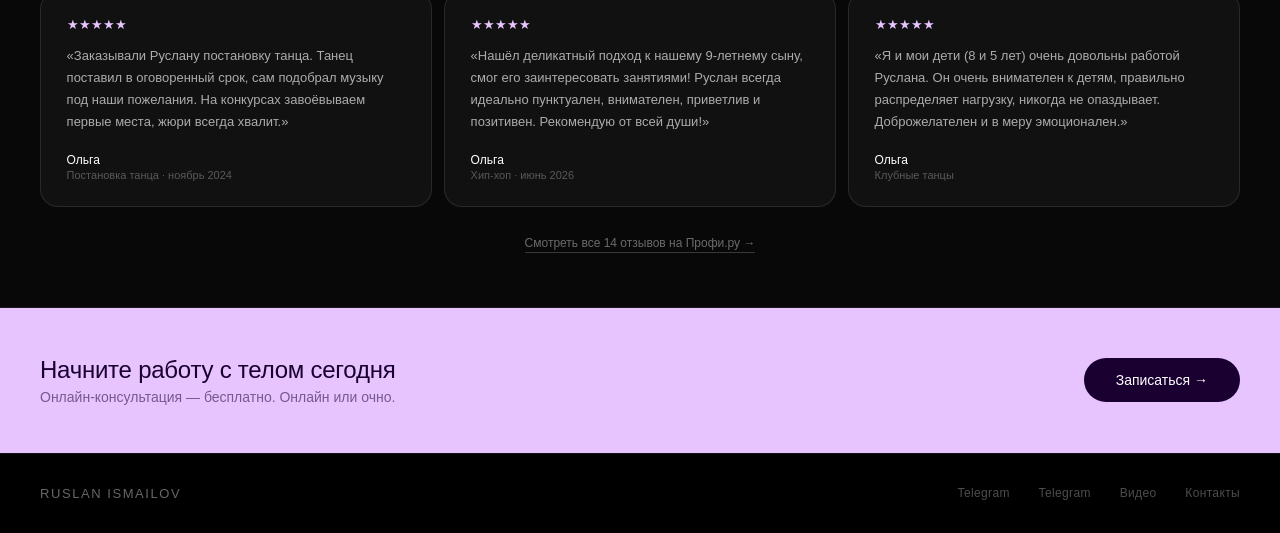
<file: portfolio.html>
<!DOCTYPE html>
<html lang="ru">
<head>
<meta charset="UTF-8">
<meta name="viewport" content="width=device-width, initial-scale=1.0">
<title>Руслан Исмаилов — Хореограф, Педагог, Режиссёр — Портфолио</title>
<style>
  * { margin: 0; padding: 0; box-sizing: border-box; }
  body { font-family: -apple-system, 'SF Pro Display', Helvetica, Arial, sans-serif; background: #000; color: #fff; }

  /* NAV */
  nav {
    display: flex; justify-content: space-between; align-items: center;
    padding: 1rem 2.5rem;
    background: rgba(0,0,0,0.9);
    border-bottom: 0.5px solid rgba(255,255,255,0.1);
    position: sticky; top: 0; z-index: 100;
    backdrop-filter: blur(12px);
  }
  .nav-logo { font-size: 13px; font-weight: 500; letter-spacing: 0.14em; }
  .nav-links { display: flex; gap: 2rem; }
  .nav-links a { font-size: 12px; color: rgba(255,255,255,0.5); text-decoration: none; letter-spacing: 0.03em; transition: color 0.2s; }
  .nav-links a:hover { color: #fff; }
  .nav-cta { font-size: 12px; font-weight: 500; padding: 7px 20px; background: #fff; color: #000; border-radius: 20px; cursor: pointer; border: none; transition: opacity 0.2s; }
  .nav-cta:hover { opacity: 0.85; }

  /* HERO */
  .hero {
    display: grid; grid-template-columns: 1fr 1fr;
    min-height: 92vh;
    border-bottom: 0.5px solid rgba(255,255,255,0.08);
  }
  .hero-left {
    padding: 5rem 2.5rem 4rem;
    display: flex; flex-direction: column; justify-content: center;
    background: #000;
  }
  .hero-eyebrow { font-size: 11px; color: rgba(255,255,255,0.35); letter-spacing: 0.16em; font-weight: 500; margin-bottom: 1.4rem; }
  .hero-name { font-size: 54px; font-weight: 500; letter-spacing: -0.025em; line-height: 1.05; color: #fff; margin-bottom: 1rem; }
  .hero-role { font-size: 16px; color: #E8C4FF; font-weight: 400; letter-spacing: 0.01em; margin-bottom: 1.8rem; line-height: 1.5; }
  .hero-desc { font-size: 14px; color: rgba(255,255,255,0.45); line-height: 1.8; max-width: 400px; margin-bottom: 2.5rem; }
  .hero-btns { display: flex; gap: 12px; flex-wrap: wrap; }
  .btn-white { padding: 13px 28px; background: #fff; color: #000; border-radius: 24px; font-size: 14px; font-weight: 500; border: none; cursor: pointer; transition: opacity 0.2s; }
  .btn-white:hover { opacity: 0.88; }
  .btn-ghost { padding: 13px 28px; background: rgba(255,255,255,0.07); color: #fff; border-radius: 24px; font-size: 14px; font-weight: 400; border: 0.5px solid rgba(255,255,255,0.18); cursor: pointer; transition: background 0.2s; }
  .btn-ghost:hover { background: rgba(255,255,255,0.12); }

  .hero-right {
    position: relative; overflow: hidden;
    background: #0d0d0d;
    display: flex; align-items: flex-end; justify-content: center;
  }
  /* Placeholder — замените src на ваше фото */
  .hero-photo {
    width: 100%; height: 100%; object-fit: cover; object-position: center top;
    display: block;
    filter: grayscale(15%) contrast(1.05);
  }
  .hero-photo-placeholder {
    width: 100%; height: 100%;
    display: flex; flex-direction: column; align-items: center; justify-content: center;
    gap: 16px;
    color: rgba(255,255,255,0.2);
    font-size: 13px; letter-spacing: 0.06em;
  }
  .photo-icon { font-size: 56px; opacity: 0.3; }
  .hero-overlay {
    position: absolute; bottom: 0; left: 0; right: 0; height: 180px;
    background: linear-gradient(to top, #000 0%, transparent 100%);
    pointer-events: none;
  }
  .hero-badge {
    position: absolute; top: 2rem; right: 2rem;
    background: rgba(0,0,0,0.7); border: 0.5px solid rgba(255,255,255,0.15);
    border-radius: 14px; padding: 10px 16px;
    backdrop-filter: blur(10px);
  }
  .hero-badge-title { font-size: 13px; font-weight: 500; color: #fff; }
  .hero-badge-sub { font-size: 11px; color: rgba(255,255,255,0.4); margin-top: 3px; }

  /* METRICS */
  .metrics {
    display: grid; grid-template-columns: repeat(4, 1fr);
    background: #080808;
    border-bottom: 0.5px solid rgba(255,255,255,0.08);
  }
  .mcard { padding: 2rem 1.5rem; text-align: center; border-right: 0.5px solid rgba(255,255,255,0.08); }
  .mcard:last-child { border-right: none; }
  .mnum { font-size: 34px; font-weight: 500; letter-spacing: -0.02em; color: #fff; line-height: 1; }
  .munit { font-size: 16px; color: #E8C4FF; }
  .mlabel { font-size: 11px; color: rgba(255,255,255,0.35); margin-top: 8px; letter-spacing: 0.06em; line-height: 1.4; }

  /* QUOTE */
  .quote-block {
    padding: 4rem 2.5rem; text-align: center;
    background: #000;
    border-bottom: 0.5px solid rgba(255,255,255,0.08);
  }
  .quote-mark { font-size: 60px; color: #E8C4FF; line-height: 0.4; margin-bottom: 1.8rem; font-family: Georgia, serif; }
  .quote-text { font-size: 22px; font-weight: 400; color: rgba(255,255,255,0.88); line-height: 1.5; max-width: 600px; margin: 0 auto; letter-spacing: -0.01em; }
  .quote-author { font-size: 11px; color: rgba(255,255,255,0.28); margin-top: 1.5rem; letter-spacing: 0.14em; }

  /* SERVICES */
  .services { background: #080808; padding: 3.5rem 2.5rem; border-bottom: 0.5px solid rgba(255,255,255,0.08); }
  .section-eyebrow { font-size: 11px; color: #E8C4FF; letter-spacing: 0.14em; font-weight: 500; margin-bottom: 0.5rem; }
  .section-title { font-size: 26px; font-weight: 500; color: #fff; letter-spacing: -0.01em; margin-bottom: 1.8rem; }
  .cards-grid { display: grid; grid-template-columns: repeat(3, 1fr); gap: 12px; }
  .scard {
    background: #111; border: 0.5px solid rgba(255,255,255,0.1);
    border-radius: 20px; padding: 1.8rem;
    transition: background 0.2s, border-color 0.2s;
    cursor: default;
  }
  .scard:hover { background: #181818; border-color: rgba(255,255,255,0.2); }
  .scard-num { font-size: 11px; color: rgba(255,255,255,0.25); letter-spacing: 0.1em; margin-bottom: 1.2rem; }
  .scard h3 { font-size: 16px; font-weight: 500; color: #fff; margin-bottom: 0.7rem; }
  .scard p { font-size: 13px; color: rgba(255,255,255,0.42); line-height: 1.7; }
  .scard-accent { display: inline-block; margin-top: 1rem; font-size: 11px; color: #E8C4FF; letter-spacing: 0.04em; }

  /* PRODUCTIONS */
  .productions { background: #000; padding: 3.5rem 2.5rem; border-bottom: 0.5px solid rgba(255,255,255,0.08); }
  .prod-grid { display: grid; grid-template-columns: repeat(2, 1fr); gap: 12px; }
  .prod-card {
    background: #111; border: 0.5px solid rgba(255,255,255,0.1);
    border-radius: 20px; padding: 2rem;
    position: relative; overflow: hidden;
  }
  .prod-card::before {
    content: ''; position: absolute; top: 0; left: 0; right: 0; height: 2px;
    background: linear-gradient(90deg, #E8C4FF, #1D9E75);
  }
  .prod-tag { font-size: 10px; color: #1D9E75; letter-spacing: 0.12em; font-weight: 500; margin-bottom: 0.8rem; }
  .prod-title { font-size: 18px; font-weight: 500; color: #fff; margin-bottom: 0.6rem; line-height: 1.3; }
  .prod-desc { font-size: 13px; color: rgba(255,255,255,0.4); line-height: 1.7; }

  /* ACHIEVEMENTS */
  .achievements { background: #080808; padding: 3.5rem 2.5rem; border-bottom: 0.5px solid rgba(255,255,255,0.08); }
  .ach-list { display: grid; grid-template-columns: repeat(3, 1fr); gap: 10px; margin-top: 1.8rem; }
  .ach-item {
    background: #111; border: 0.5px solid rgba(255,255,255,0.08);
    border-radius: 16px; padding: 1.2rem 1.4rem;
    display: flex; gap: 12px; align-items: flex-start;
  }
  .ach-dot { width: 6px; height: 6px; border-radius: 50%; background: #E8C4FF; flex-shrink: 0; margin-top: 6px; }
  .ach-text-wrap {}
  .ach-title-sm { font-size: 13px; font-weight: 500; color: #fff; line-height: 1.4; }
  .ach-sub-sm { font-size: 11px; color: rgba(255,255,255,0.35); margin-top: 3px; line-height: 1.5; }

  /* CTA */
  .cta-strip {
    background: #E8C4FF; padding: 3rem 2.5rem;
    display: flex; justify-content: space-between; align-items: center;
  }
  .cta-left h2 { font-size: 24px; font-weight: 500; color: #1a0030; letter-spacing: -0.01em; }
  .cta-left p { font-size: 14px; color: rgba(26,0,48,0.55); margin-top: 5px; }
  .btn-dark { padding: 14px 32px; background: #1a0030; color: #fff; border-radius: 26px; font-size: 14px; font-weight: 500; border: none; cursor: pointer; transition: background 0.2s; }
  .btn-dark:hover { background: #2e0055; }

  /* FOOTER */
  footer {
    background: #000; padding: 2rem 2.5rem;
    border-top: 0.5px solid rgba(255,255,255,0.08);
    display: flex; justify-content: space-between; align-items: center;
  }
  .footer-logo { font-size: 13px; font-weight: 500; letter-spacing: 0.12em; color: rgba(255,255,255,0.4); }
  .footer-links { display: flex; gap: 1.8rem; }
  .footer-links a { font-size: 12px; color: rgba(255,255,255,0.3); text-decoration: none; letter-spacing: 0.03em; }

  /* ═══════ MOBILE RESPONSIVE ═══════ */
  @media (max-width: 768px) {
    nav { padding: 0.8rem 1.2rem; }
    .nav-links { display: none; }
    .nav-logo { font-size: 11px; }
    .nav-cta { font-size: 11px; padding: 6px 14px; }

    .hero { grid-template-columns: 1fr; min-height: auto; }
    .hero-left { padding: 2.5rem 1.2rem 2rem; order: 2; }
    .hero-right { order: 1; height: 50vh; min-height: 320px; }
    .hero-name { font-size: 34px; }
    .hero-role { font-size: 14px; }
    .hero-desc { font-size: 13px; max-width: 100%; }
    .hero-btns { flex-direction: column; }
    .hero-btns a, .hero-btns button { width: 100%; text-align: center; }
    .hero-badge { top: 1rem; right: 1rem; padding: 8px 12px; }

    .metrics { grid-template-columns: repeat(2, 1fr); }
    .mcard { padding: 1.2rem 0.8rem; }
    .mcard:nth-child(2) { border-right: none; }
    .mnum { font-size: 26px; }

    .quote-block { padding: 2.5rem 1.2rem; }
    .quote-mark { font-size: 42px; }
    .quote-text { font-size: 17px; }

    .services, .productions, .achievements { padding: 2.5rem 1.2rem; }
    .section-title { font-size: 21px; }
    .cards-grid { grid-template-columns: 1fr; }
    .prod-grid { grid-template-columns: 1fr; }
    .ach-list { grid-template-columns: 1fr; }

    .cta-strip { flex-direction: column; align-items: flex-start; gap: 1.2rem; padding: 2rem 1.2rem; }
    .cta-strip .btn-dark, .cta-strip a.btn-dark { width: 100%; text-align: center; }
    .cta-left h2 { font-size: 19px; }

    footer { flex-direction: column; gap: 1rem; padding: 1.5rem 1.2rem; text-align: center; }
    .footer-links { gap: 1.2rem; flex-wrap: wrap; justify-content: center; }

    .photo-strip-section { padding: 2rem 1.2rem !important; }
    .photo-strip-grid {
      grid-template-columns: 1fr 1fr !important;
      grid-template-rows: 140px 140px 140px !important;
    }
    .photo-strip-grid > div:first-child { grid-row: 1/2 !important; grid-column: 1/3 !important; }
    .photo-strip-grid > div:first-child img { height: 140px !important; }
    .photo-strip-grid > div:nth-child(n+2) img { height: 140px !important; }

    .reviews-grid { grid-template-columns: 1fr !important; }
  }


  /* ═══════ UNIVERSAL MOBILE FIX ═══════ */
  @media (max-width: 768px) {
    nav, .nav { padding: 0.8rem 1rem; flex-wrap: nowrap; }
    .nav-logo { font-size: 10px; white-space: nowrap; }
    .nav-links { display: none !important; }
    .nav-cta { font-size: 11px; padding: 6px 12px; white-space: nowrap; margin-left: auto; }

    .page-hero { padding: 2.5rem 1.2rem 2rem !important; }
    .page-title { font-size: 32px !important; }
    .page-sub { font-size: 13px !important; }

    .section { padding: 2rem 1.2rem !important; }
    .section-title { font-size: 20px !important; }

    .dance-grid { grid-template-columns: 1fr 1fr !important; }
    .posture-grid { grid-template-columns: 1fr !important; }
    .locations-grid { grid-template-columns: 1fr !important; }
    .pricing-grid { grid-template-columns: 1fr !important; }
    .price-card { padding: 1.5rem !important; }
    .price-amount { font-size: 28px !important; }

    .cta-strip { flex-direction: column !important; align-items: flex-start !important; gap: 1rem !important; padding: 1.8rem 1.2rem !important; }
    .cta-strip h2 { font-size: 18px !important; }
    .btn-dark, a.btn-dark { width: 100%; text-align: center; box-sizing: border-box; }

    footer { flex-direction: column !important; gap: 1rem !important; padding: 1.5rem 1.2rem !important; text-align: center !important; }
    .footer-links { gap: 1rem !important; flex-wrap: wrap; justify-content: center; }

    /* generic inline-style grid fixes (photo strips, reviews, video gallery, locations) */
    div[style*="grid-template-columns:repeat(3"],
    div[style*="grid-template-columns: repeat(3"] { grid-template-columns: 1fr !important; }
    div[style*="grid-template-columns:repeat(2"],
    div[style*="grid-template-columns: repeat(2"] { grid-template-columns: 1fr !important; }
    div[style*="grid-template-columns:2fr 1fr 1fr"] { grid-template-columns: 1fr 1fr !important; grid-template-rows: 140px 140px 140px !important; }
    div[style*="grid-template-columns:1fr 1fr 1fr"] { grid-template-columns: 1fr !important; height:auto !important; }

    div[style*="padding:2.5rem 2.5rem"],
    div[style*="padding:3rem 2.5rem"],
    div[style*="padding:3.5rem 2.5rem"],
    div[style*="padding: 3rem 2.5rem"],
    div[style*="padding: 2.5rem 2.5rem"] { padding: 1.8rem 1.2rem !important; }

    div[style*="height:220px"] img,
    div[style*="height: 220px"] img,
    div[style*="height:260px"] img,
    div[style*="height:420px"] { height: auto !important; min-height: 180px !important; }

    .video-grid { grid-template-columns: 1fr 1fr !important; }
    .featured-video { aspect-ratio: 16/9 !important; }
  }

  @media (max-width: 480px) {
    .video-grid { grid-template-columns: 1fr !important; }
    .dance-grid { grid-template-columns: 1fr !important; }
  }

  /* ═══════ MOBILE HAMBURGER MENU ═══════ */
  .mobile-menu-btn { display: none; background: none; border: none; color: #fff; font-size: 22px; cursor: pointer; padding: 4px 8px; margin-left: 8px; }
  @media (max-width: 768px) {
    .mobile-menu-btn { display: inline-block; }
  }
  .mobile-nav-panel {
    display: none; position: fixed; top: 56px; left: 0; right: 0; bottom: 0;
    background: rgba(0,0,0,0.97); z-index: 99; padding: 2rem 1.5rem;
    flex-direction: column; gap: 1.6rem;
  }
  .mobile-nav-panel.open { display: flex; }
  .mobile-nav-panel a {
    color: #fff; text-decoration: none; font-size: 20px; font-weight: 500;
    padding-bottom: 14px; border-bottom: 0.5px solid rgba(255,255,255,0.1);
  }

</style>
<style>.portfolio-placeholder{min-height:220px;background:linear-gradient(141deg,#343536,#111214)}</style>
</head>
<body>

<!-- NAV -->
<nav>
  <div class="nav-logo">RUSLAN ISMAILOV</div>
  <div class="nav-links">
    <a href="index.html">Главная</a>
    <a href="about.html">Обо мне</a>
    <a href="services.html">Направления</a>
    <a href="video.html">Видео</a>
    <a href="contact.html">Контакты</a>
  </div>
  <button class="mobile-menu-btn" onclick="toggleMobileNav()">&#9776;</button>
  <a href="https://t.me/voliamsir" target="_blank" class="nav-cta" style="text-decoration:none;">Записаться</a>
</nav>
<div class="mobile-nav-panel" id="mobileNavPanel">
    <a href="index.html">Главная</a>
    <a href="about.html">Обо мне</a>
    <a href="services.html">Направления</a>
    <a href="video.html">Видео</a>
    <a href="contact.html">Контакты</a>
  </div>

<!-- HERO -->
<div class="hero">
  <div class="hero-left">
    <div class="hero-eyebrow">ХОРЕОГРАФ · ПЕДАГОГ · РЕЖИССЁР</div>
    <div class="hero-name">Руслан<br>Исмаилов</div>
    <div class="hero-role">Движение — это язык.<br>Я помогаю вам говорить на нём свободно.</div>
    <div class="hero-desc">20 лет на сцене. 15 лет в педагогике. Постановки, танец, осанка и биомеханика тела — всё в одном человеке.</div>
    <div class="hero-btns">
      <button class="btn-white" onclick="document.querySelector('.services').scrollIntoView({behavior:'smooth'})">Узнать больше</button>
      <a href="https://t.me/voliamsir" target="_blank" class="btn-ghost" onclick="document.querySelector('.cta-strip').scrollIntoView({behavior:'smooth'})" style="text-decoration:none; display:inline-block;">Записаться на занятие</a>
    </div>
  </div>
  <div class="hero-right">
    <div class="media-placeholder portfolio-placeholder" aria-hidden="true"></div>
    <div class="hero-overlay"></div>
    <div class="hero-badge">
      <div class="hero-badge-title">Финалист Чемпионата Европы</div>
      <div class="hero-badge-sub">Кубок России · Сборная ОРТО</div>
    </div>
  </div>
</div>

<!-- METRICS -->
<div class="metrics">
  <div class="mcard">
    <div class="mnum">20<span class="munit">+</span></div>
    <div class="mlabel">ЛЕТ НА<br>СЦЕНЕ</div>
  </div>
  <div class="mcard">
    <div class="mnum">15<span class="munit">+</span></div>
    <div class="mlabel">ЛЕТ В<br>ПЕДАГОГИКЕ</div>
  </div>
  <div class="mcard">
    <div class="mnum">2</div>
    <div class="mlabel">ТАНЦЕВАЛЬНЫХ<br>СПЕКТАКЛЯ</div>
  </div>
  <div class="mcard">
    <div class="mnum" style="font-size:26px; padding-top:4px;">🏆🌍</div>
    <div class="mlabel">КУБОК РОСИИ<br>ФИНАЛ ЕВРОПЫ</div>
  </div>
</div>


<!-- PHOTO STRIP -->
<div class="photo-strip-section" style="padding:2.5rem 2.5rem; background:#000; border-bottom:0.5px solid rgba(255,255,255,0.08);">
  <div style="font-size:11px;color:rgba(255,255,255,0.35);letter-spacing:0.14em;font-weight:500;margin-bottom:1.2rem;">ПОРТФОЛИО</div>
  <div class="photo-strip-grid" style="display:grid;grid-template-columns:2fr 1fr 1fr;grid-template-rows:220px 220px;gap:8px;border-radius:18px;overflow:hidden;">
    <div style="grid-row:1/3;overflow:hidden;"><div class="media-placeholder portfolio-placeholder" aria-hidden="true"></div></div>
    <div style="overflow:hidden;"><div class="media-placeholder portfolio-placeholder" aria-hidden="true"></div></div>
    <div style="overflow:hidden;"><div class="media-placeholder portfolio-placeholder" aria-hidden="true"></div></div>
    <div style="overflow:hidden;"><div class="media-placeholder portfolio-placeholder" aria-hidden="true"></div></div>
    <div style="overflow:hidden;"><div class="media-placeholder portfolio-placeholder" aria-hidden="true"></div></div>
  </div>
</div>

<!-- QUOTE -->
<div class="quote-block">
  <div class="quote-mark">"</div>
  <div class="quote-text">Моя цель — помочь людям не только двигаться красивее, но и чувствовать себя лучше: стоять свободнее, выглядеть увереннее и возвращать телу ощущение лёгкости.</div>
  <div class="quote-author">— РУСЛАН ИСМАИЛОВ</div>
</div>

<!-- SERVICES -->
<div class="services">
  <div class="section-eyebrow">НАПРАВЛЕНИЯ</div>
  <div class="section-title">Чем я занимаюсь</div>
  <div class="cards-grid">
    <div class="scard">
      <div class="scard-num">01</div>
      <h3>Хореография</h3>
      <p>Постановки для театра, шоу и мероприятий любого масштаба. Работа с любым стилем и уровнем подготовки.</p>
      <span class="scard-accent">GallaDance · театр · шоу →</span>
    </div>
    <div class="scard">
      <div class="scard-num">02</div>
      <h3>Режиссура</h3>
      <p>Танцевальные спектакли с сильным художественным высказыванием. От идеи до премьеры.</p>
      <span class="scard-accent">«Фигаро» · «В джазе только девушки» →</span>
    </div>
    <div class="scard">
      <div class="scard-num">03</div>
      <h3>Осанка и биомеханика</h3>
      <p>Индивидуальная работа с телом — выравнивание, снятие зажимов, восстановление естественного движения.</p>
      <span class="scard-accent">Бесплатная онлайн-консультация →</span>
    </div>
  </div>
</div>

<!-- PRODUCTIONS -->
<div class="productions">
  <div class="section-eyebrow">РЕЖИССУРА</div>
  <div class="section-title">Постановки</div>
  <div class="prod-grid">
    <div class="prod-card">
      <div class="prod-tag">ТАНЦЕВАЛЬНЫЙ СПЕКТАКЛЬ · GALLADANCE</div>
      <div class="prod-title">Безумный день, или<br>Женитьба Фигаро</div>
      <div class="prod-desc">Режиссёр-хореограф. Музыкальная постановка с оригинальной хореографией на основе классического текста.</div>
    </div>
    <div class="prod-card">
      <div class="prod-tag">ТАНЦЕВАЛЬНЫЙ СПЕКТАКЛЬ · GALLADANCE</div>
      <div class="prod-title">В джазе только<br>девушки</div>
      <div class="prod-desc">Режиссёр-хореограф. Джазовая постановка по мотивам культового фильма с живым танцевальным нарративом.</div>
    </div>
  </div>
</div>

<!-- ACHIEVEMENTS -->
<div class="achievements">
  <div class="section-eyebrow">ДОСТИЖЕНИЯ</div>
  <div class="section-title">Профессиональный путь</div>
  <div class="ach-list">
    <div class="ach-item">
      <div class="ach-dot"></div>
      <div class="ach-text-wrap">
        <div class="ach-title-sm">Обладатель Кубка России</div>
        <div class="ach-sub-sm">Современные танцевальные направления</div>
      </div>
    </div>
    <div class="ach-item">
      <div class="ach-dot" style="background:#1D9E75;"></div>
      <div class="ach-text-wrap">
        <div class="ach-title-sm">Финалист Чемпионата Европы</div>
        <div class="ach-sub-sm">Международные соревнования</div>
      </div>
    </div>
    <div class="ach-item">
      <div class="ach-dot" style="background:#378ADD;"></div>
      <div class="ach-text-wrap">
        <div class="ach-title-sm">Член сборной России ОРТО</div>
        <div class="ach-sub-sm">Многократный победитель всероссийских соревнований</div>
      </div>
    </div>
    <div class="ach-item">
      <div class="ach-dot"></div>
      <div class="ach-text-wrap">
        <div class="ach-title-sm">Номинант «Преподаватель года»</div>
        <div class="ach-sub-sm">GallaDance, 2018</div>
      </div>
    </div>
    <div class="ach-item">
      <div class="ach-dot" style="background:#1D9E75;"></div>
      <div class="ach-text-wrap">
        <div class="ach-title-sm">МГКИ, педагог-хореограф</div>
        <div class="ach-sub-sm">Московский государственный колледж искусств</div>
      </div>
    </div>
    <div class="ach-item">
      <div class="ach-dot" style="background:#378ADD;"></div>
      <div class="ach-text-wrap">
        <div class="ach-title-sm">Международные школы</div>
        <div class="ach-sub-sm">Программы для детей и взрослых</div>
      </div>
    </div>
  </div>
</div>

<!-- REVIEWS -->
<div style="padding:3.5rem 2.5rem; background:#080808; border-bottom:0.5px solid rgba(255,255,255,0.08);">
  <div style="font-size:11px;color:#E8C4FF;letter-spacing:0.14em;font-weight:500;margin-bottom:0.5rem;">ОТЗЫВЫ</div>
  <div style="display:flex;align-items:baseline;gap:14px;margin-bottom:1.8rem;flex-wrap:wrap;">
    <div style="font-size:26px;font-weight:500;color:#fff;letter-spacing:-0.01em;">Что говорят ученики</div>
    <div style="display:flex;align-items:center;gap:6px;font-size:13px;color:rgba(255,255,255,0.4);">
      <span style="color:#E8C4FF;">★★★★★</span> 5.0 · 14 отзывов на Профи.ру
    </div>
  </div>
  <div class="reviews-grid" style="display:grid;grid-template-columns:repeat(3,1fr);gap:12px;">

    <div style="background:#111;border:0.5px solid rgba(255,255,255,0.1);border-radius:18px;padding:1.6rem;display:flex;flex-direction:column;">
      <div style="color:#E8C4FF;font-size:13px;margin-bottom:0.8rem;">★★★★★</div>
      <div style="font-size:13px;color:rgba(255,255,255,0.65);line-height:1.7;flex:1;">«Заказывали Руслану постановку танца. Танец поставил в оговоренный срок, сам подобрал музыку под наши пожелания. На конкурсах завоёвываем первые места, жюри всегда хвалит.»</div>
      <div style="margin-top:1.2rem;font-size:12px;font-weight:500;color:#fff;">Ольга</div>
      <div style="font-size:11px;color:rgba(255,255,255,0.3);margin-top:2px;">Постановка танца · ноябрь 2024</div>
    </div>

    <div style="background:#111;border:0.5px solid rgba(255,255,255,0.1);border-radius:18px;padding:1.6rem;display:flex;flex-direction:column;">
      <div style="color:#E8C4FF;font-size:13px;margin-bottom:0.8rem;">★★★★★</div>
      <div style="font-size:13px;color:rgba(255,255,255,0.65);line-height:1.7;flex:1;">«Нашёл деликатный подход к нашему 9-летнему сыну, смог его заинтересовать занятиями! Руслан всегда идеально пунктуален, внимателен, приветлив и позитивен. Рекомендую от всей души!»</div>
      <div style="margin-top:1.2rem;font-size:12px;font-weight:500;color:#fff;">Ольга</div>
      <div style="font-size:11px;color:rgba(255,255,255,0.3);margin-top:2px;">Хип-хоп · июнь 2026</div>
    </div>

    <div style="background:#111;border:0.5px solid rgba(255,255,255,0.1);border-radius:18px;padding:1.6rem;display:flex;flex-direction:column;">
      <div style="color:#E8C4FF;font-size:13px;margin-bottom:0.8rem;">★★★★★</div>
      <div style="font-size:13px;color:rgba(255,255,255,0.65);line-height:1.7;flex:1;">«Я и мои дети (8 и 5 лет) очень довольны работой Руслана. Он очень внимателен к детям, правильно распределяет нагрузку, никогда не опаздывает. Доброжелателен и в меру эмоционален.»</div>
      <div style="margin-top:1.2rem;font-size:12px;font-weight:500;color:#fff;">Ольга</div>
      <div style="font-size:11px;color:rgba(255,255,255,0.3);margin-top:2px;">Клубные танцы</div>
    </div>

  </div>
  <div style="text-align:center;margin-top:1.6rem;">
    <a href="https://profi.ru/profile/IsmagilovRE" target="_blank" style="font-size:12px;color:rgba(255,255,255,0.4);text-decoration:none;border-bottom:0.5px solid rgba(255,255,255,0.2);padding-bottom:2px;">Смотреть все 14 отзывов на Профи.ру →</a>
  </div>
</div>

<!-- CTA -->
<div class="cta-strip">
  <div class="cta-left">
    <h2>Начните работу с телом сегодня</h2>
    <p>Онлайн-консультация — бесплатно. Онлайн или очно.</p>
  </div>
  <a href="https://t.me/voliamsir" target="_blank" class="btn-dark" style="text-decoration:none; display:inline-block;">Записаться →</a>
</div>

<!-- FOOTER -->
<footer>
  <div class="footer-logo">RUSLAN ISMAILOV</div>
  <div class="footer-links">
    <a href="https://t.me/voliamsir" target="_blank">Telegram</a>
    <a href="https://t.me/voliamsir" target="_blank">Telegram</a>
    <a href="video.html">Видео</a>
    <a href="contact.html">Контакты</a>
  </div>
</footer>


<script>
function toggleMobileNav(){
  var m = document.getElementById('mobileNavPanel');
  if(m) m.classList.toggle('open');
}
</script>
</body>
</html>
</file>
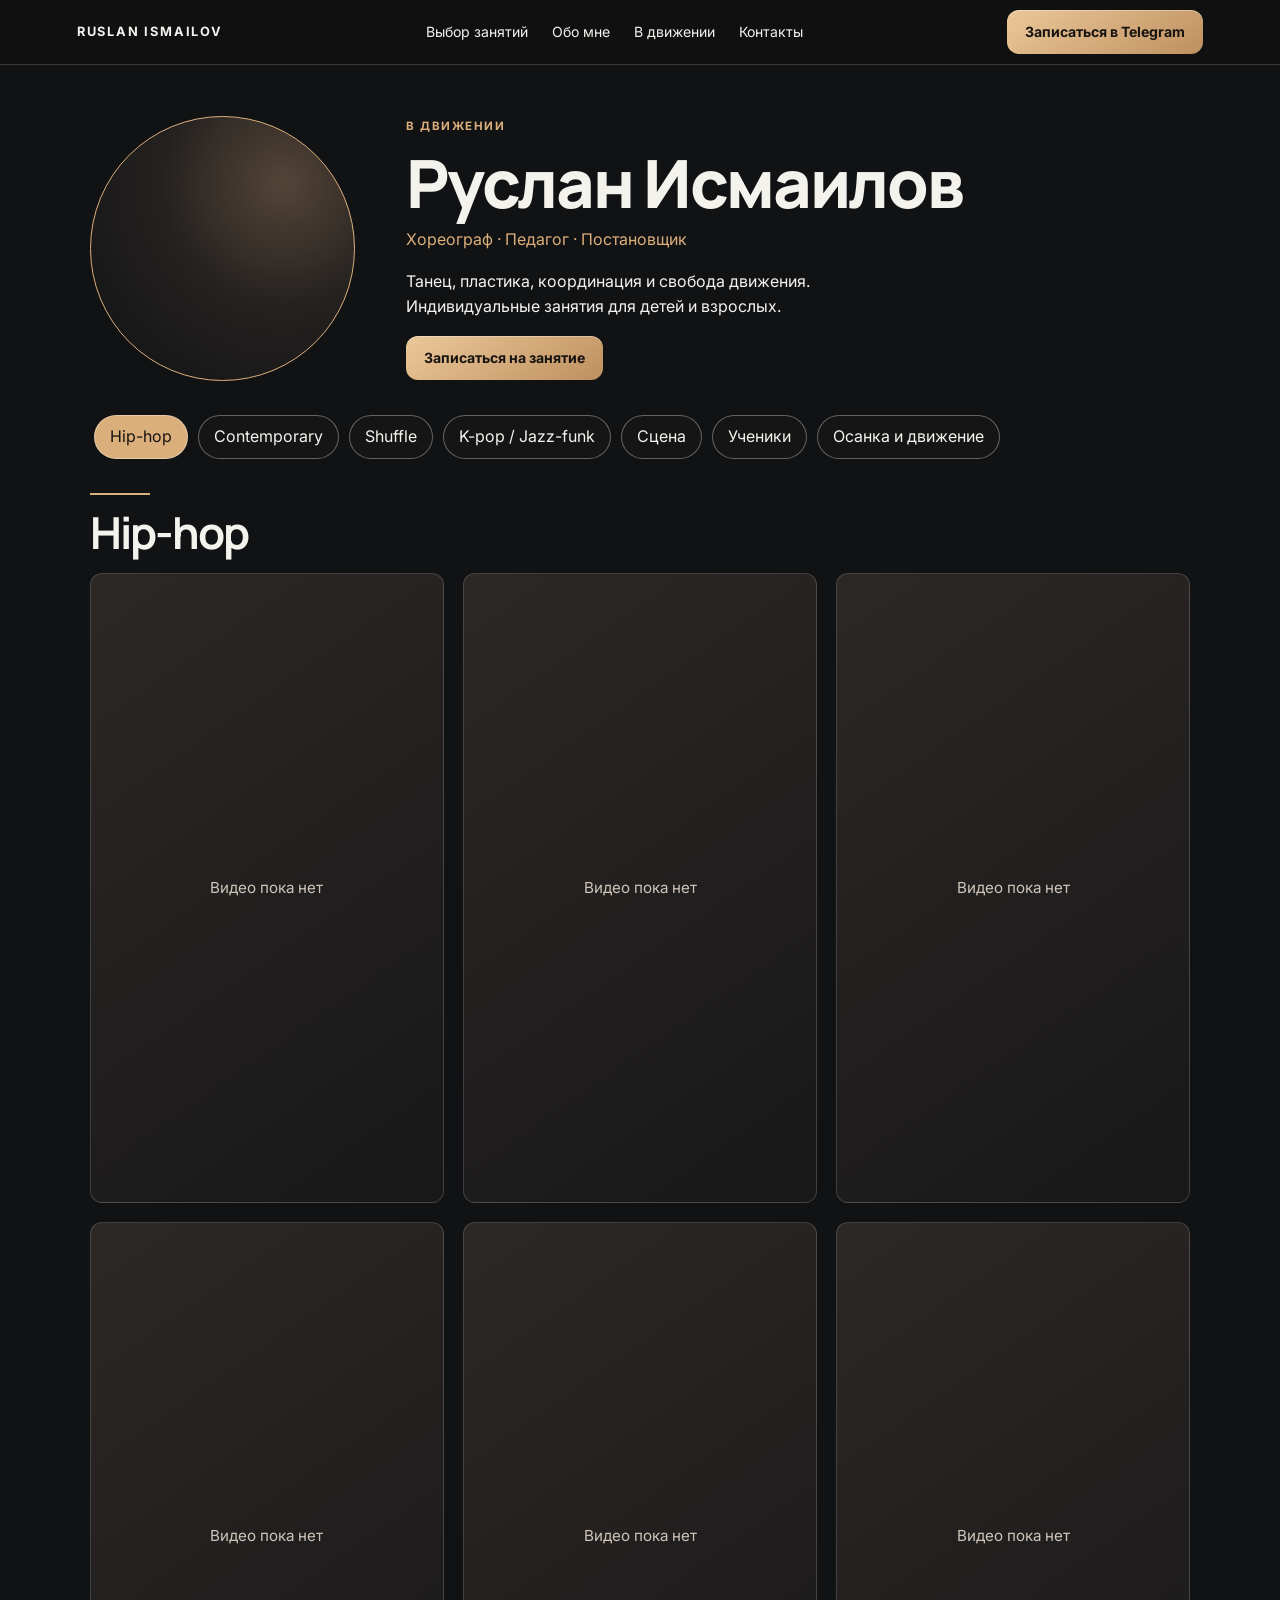
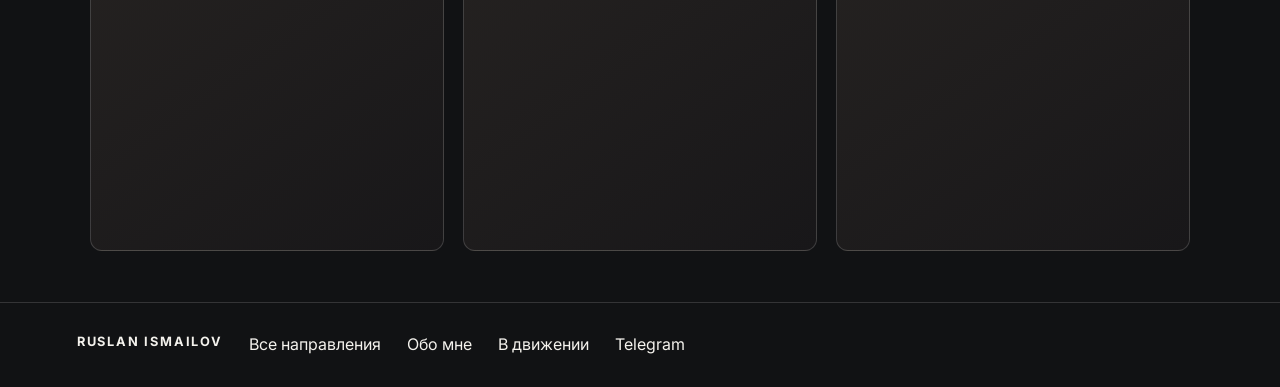
<file: video.html>
<!doctype html>
<html lang="ru">
<head>
<meta charset="utf-8">
<meta name="viewport" content="width=device-width, initial-scale=1">
<title>В движении — Руслан Исмаилов</title>
<meta name="description" content="Видеопортфолио Руслана Исмаилова. Шоурил, конкурсная хореография, работа с учениками и танцевальный дуэт.">
<link rel="canonical" href="https://ruslanismailov.fun/video.html">
<meta property="og:type" content="website">
<meta property="og:title" content="В движении — Руслан Исмаилов">
<meta property="og:description" content="Видеопортфолио Руслана Исмаилова. Шоурил, конкурсная хореография, работа с учениками и танцевальный дуэт.">
<meta property="og:url" content="https://ruslanismailov.fun/video.html">
<meta property="og:locale" content="ru_RU">
<link rel="stylesheet" href="assets/site.css">
<script src="assets/videos.js" defer></script>
<link rel="stylesheet" href="assets/cinematic.css">
</head>
<body class="cinematic page-video">
<a class="skip button" href="#main">К содержанию</a>
<header class="dark header"><div class="wrap bar"><a class="brand" href="index.html">RUSLAN ISMAILOV</a><nav class="nav desktop" aria-label="Основная навигация"><a href="index.html">Выбор занятий</a><a href="about.html">Обо мне</a><a href="video.html">В движении</a><a href="contact.html">Контакты</a></nav><a class="button" href="https://t.me/voliamsir">Записаться в Telegram</a><details class="mobile"><summary>Меню</summary><nav class="nav" aria-label="Мобильная навигация"><a href="index.html">Выбор занятий</a><a href="about.html">Обо мне</a><a href="video.html">В движении</a><a href="contact.html">Контакты</a></nav></details></div></header>
<main id="main"><section class="band movement"><div class="wrap"><div class="profile"><div class="visual" data-photo="avatar" aria-hidden="true"></div><div><p class="kicker">В движении</p><h1>Руслан Исмаилов</h1><p class="gold">Хореограф · Педагог · Постановщик</p><p>Танец, пластика, координация и свобода движения.<br>Индивидуальные занятия для детей и взрослых.</p><a class="button" href="https://t.me/voliamsir">Записаться на занятие</a></div></div><nav aria-label="Категории видео" class="categories"></nav><h2 id="video-heading">Hip-hop</h2><div class="reels" aria-labelledby="video-heading"></div><dialog class="player" aria-labelledby="player-title"><div class="player-top"><h2 id="player-title"></h2><form method="dialog"><button class="round" aria-label="Закрыть видео" autofocus>×</button></form></div><div class="player-frame"></div><a class="player-source" target="_blank" rel="noopener">Открыть у видеохостинга ↗</a></dialog><noscript>Для переключения категорий включите JavaScript.</noscript></div></section></main>
<footer class="dark foot"><div class="wrap"><a class="brand" href="index.html">RUSLAN ISMAILOV</a><a href="index.html">Все направления</a><a href="about.html">Обо мне</a><a href="video.html">В движении</a><a href="https://t.me/voliamsir">Telegram</a></div></footer>
</body>
</html>
</file>
<file: assets/site.css>
@import url('https://fonts.googleapis.com/css2?family=Inter:wght@400;500;600;700&family=Manrope:wght@500;600;700;800&display=swap');
:root{--graphite:#111214;--ivory:#f4f2ed;--steel:#8b8e90;--champagne:#b59b76;--line:#ccc6bc;--sans:Inter,Arial,sans-serif;--display:Manrope,var(--sans);color-scheme:light}
*{box-sizing:border-box}body{margin:0;background:var(--ivory);color:var(--graphite);font:1rem/1.6 var(--sans)}img,iframe{display:block;width:100%;border:0}a{color:inherit;text-underline-offset:.25em}button,input{font:inherit}a:focus-visible,button:focus-visible,input:focus-visible,summary:focus-visible{outline:3px solid #a47a45;outline-offset:5px}.wrap{width:min(1240px,calc(100% - 72px));margin:auto}.dark{background:var(--graphite);color:var(--ivory)}.header{border-bottom:1px solid #ffffff25}.bar{display:flex;align-items:center;justify-content:space-between;min-height:80px;gap:24px}.brand{font-size:.8rem;letter-spacing:.14em;white-space:nowrap;text-decoration:none;font-weight:700}.nav{display:flex;align-items:center;gap:24px;font-size:.88rem}.nav a,.foot a{text-decoration:none}.nav a:hover,.foot a:hover{text-decoration:underline}.mobile{display:none}.hero{padding:clamp(56px,8vw,125px) 0}.hero-grid{display:grid;grid-template-columns:1.2fr .8fr;gap:clamp(28px,6vw,90px);align-items:center}.kicker{font-size:.72rem;font-weight:700;letter-spacing:.13em;text-transform:uppercase}.dark .kicker{color:var(--champagne)}h1,h2,h3{font-family:var(--display);line-height:1.08;letter-spacing:-.045em;margin:0;text-wrap:balance}h1{font-size:clamp(2.7rem,6.2vw,6rem);font-weight:800}h2{font-size:clamp(2rem,4vw,3.8rem)}h3{font-size:clamp(1.35rem,2.3vw,2rem)}p{margin:0 0 1em}.lead{font-size:clamp(1.05rem,1.6vw,1.3rem);max-width:49ch;margin:24px 0 0}.dark .lead{color:#d2cec7}.photo{margin:0;aspect-ratio:4/4.6;background:#252628;overflow:hidden}.photo img{height:100%;object-fit:cover}.button{display:inline-flex;align-items:center;min-height:49px;padding:10px 20px;border:1px solid currentColor;text-decoration:none;font-weight:700;cursor:pointer;background:var(--graphite);color:var(--ivory);width:fit-content}.dark .button{background:var(--ivory);color:var(--graphite)}.button:hover{background:var(--champagne);color:var(--graphite)}.actions{display:flex;flex-wrap:wrap;align-items:center;gap:16px 24px;margin-top:28px}.section{padding:clamp(42px,7vw,96px) 0}.section+.section{border-top:1px solid var(--line)}.section h2{margin-bottom:28px}.cards,.grid{display:grid;grid-template-columns:repeat(3,minmax(0,1fr));gap:16px}.cards{margin-top:42px}.card,.tile{display:flex;flex-direction:column;gap:16px;border:1px solid var(--line);padding:clamp(18px,2.5vw,30px)}.card{text-decoration:none;min-height:185px;transition:background .2s,border-color .2s}.dark .card{border-color:#ffffff40;background:#ffffff08}.dark .card:hover{background:#ffffff13;border-color:var(--champagne)}.card p,.tile p{margin:0}.arrow{margin-top:auto;color:var(--champagne)}.row{display:grid;grid-template-columns:1fr 1fr;gap:32px}.row p:last-child{margin-bottom:0}.row img{aspect-ratio:16/10;object-fit:cover}.prose{max-width:65ch}.foot{padding:29px 0;border-top:1px solid #ffffff25}.foot .wrap{display:flex;flex-wrap:wrap;gap:14px 26px}.video{aspect-ratio:16/9;background:#252628}.video:not(:first-child){margin-top:12px}.booking{display:grid;gap:12px;justify-items:start;margin-top:24px}.booking input{padding:9px 12px;width:min(100%,15rem);border:1px solid #696660;background:white;color:var(--graphite)}.skip{position:absolute;top:8px;left:8px;transform:translateY(-160%);z-index:4}.skip:focus{transform:none}
@media(max-width:880px){.wrap{width:calc(100% - 48px)}.cards,.grid{grid-template-columns:repeat(2,minmax(0,1fr))}.nav{gap:14px}}
@media(max-width:680px){.wrap{width:calc(100% - 36px)}.bar{min-height:65px;position:relative}.desktop{display:none}.mobile{display:block}.mobile summary{cursor:pointer;padding:8px}.mobile .nav{position:absolute;right:0;top:100%;z-index:3;align-items:stretch;flex-direction:column;background:var(--graphite);padding:18px;min-width:12rem;border:1px solid #ffffff40}.hero-grid,.cards,.grid,.row{grid-template-columns:1fr}.photo{aspect-ratio:4/3}.card{min-height:0}.cards{margin-top:30px}.section h2{margin-bottom:22px}}
@media(prefers-reduced-motion:reduce){*{transition:none!important}}
@media(max-width:680px){.home .wrap{display:flex;flex-direction:column}.home .hero-grid{display:contents}.home .photo{order:2;margin-top:26px}.home .card{gap:9px}}

.media-placeholder{display:block;min-width:0;background:linear-gradient(141deg,#343536 0%,#1b1c1e 55%,#252628 55%,#111214 100%)}
.portfolio-placeholder{min-height:220px}
</file>
<file: assets/cinematic.css>
.cinematic{background:#111214;color:#f4f2ed;--gold:#dbaf7c;--edge:#ffffff29}.cinematic .wrap{width:min(1520px,88%)}.cinematic .header{background:#101011;border-color:var(--edge)}.cinematic .bar{min-height:64px}.cinematic .nav a:hover{color:var(--gold)}.cinematic .button{font-size:.88rem;border:0;border-radius:12px;background:linear-gradient(145deg,#ebc899,#bf9060);color:#171310;min-height:44px;padding:10px 18px;box-shadow:inset 0 1px #fff5}.cinematic .button:hover{background:#efc694}.cinematic .gold,.cinematic .kicker,.cinematic em{color:var(--gold)}.cinematic em{font-style:normal}.cinematic h1{font-size:clamp(2.45rem,5.2vw,6rem);letter-spacing:-.035em}.cinematic h2{font-size:clamp(1.75rem,3.45vw,4rem)}.cinematic h3{font-size:clamp(1.05rem,1.6vw,1.65rem)}.opening{position:relative;isolation:isolate;background:#101011}.opening>.wrap{position:relative;z-index:1;padding:30px 0 0}.intro{max-width:min(57%,710px);padding:28px 0 clamp(40px,6vw,100px)}.intro>p:not(.kicker){max-width:45ch;margin:17px 0 0;color:#e4dfd8}.home-opening h1,.lesson-opening h1,.closer h2{text-transform:uppercase}.about-opening .intro{max-width:min(60%,820px)}.visual{background:radial-gradient(ellipse at 73% 25%,#534437 0,#242120 45%,#141415 92%);overflow:hidden}.visual img{width:100%;height:100%;object-fit:cover;object-position:50% 48%}.opening>.visual{position:absolute;inset:0 0 0 30%;z-index:-1}.opening>.visual::after,.stage>.visual::after{content:"";position:absolute;inset:0;background:linear-gradient(90deg,#101011,transparent 65%),linear-gradient(0deg,#101011 0,transparent 44%)}.home-opening>.visual img,.about-opening>.visual img{object-position:77% 26%}.home-opening>.visual{bottom:22%}.lesson-opening>.visual img{object-position:center 34%}.about-opening>.visual{bottom:14%}.ribbon{display:grid;grid-template-columns:repeat(4,minmax(0,1fr));padding:24px 0;gap:0;border-top:1px solid var(--edge);font-size:.9rem}.ribbon p{margin:0;padding:0 clamp(8px,2vw,28px);border-left:1px solid var(--edge)}.ribbon p:first-child{border:none;padding-left:0}.ribbon b{color:#f4f2ed}.choice-grid,.info-grid{display:grid;gap:clamp(10px,1.7vw,22px);grid-template-columns:repeat(3,minmax(0,1fr))}.choice{position:relative;isolation:isolate;display:grid;align-content:start;gap:7px;padding:clamp(16px,2vw,30px);min-height:clamp(175px,16vw,265px);border:1px solid #b9a58a75;border-radius:16px;text-decoration:none;overflow:hidden;background:#171717;text-align:left}.choice:hover{border-color:var(--gold)}.choice>.visual{position:absolute;inset:0 0 0 37%;z-index:-1}.choice>.visual::after{content:"";position:absolute;inset:0;background:linear-gradient(90deg,#171717,transparent 80%)}.choice h3,.choice p{max-width:63%;margin:0}.choice small{letter-spacing:.1em;text-transform:uppercase}.round{display:grid;place-items:center;width:34px;height:34px;border:1px solid #c5a17c;border-radius:50%;background:#151515;color:#f4f2ed;cursor:pointer}.home-opening .ribbon{margin-top:22px}.back{font-size:.85rem;text-decoration:none}.band{padding:clamp(27px,4vw,66px) 0}.light{background:radial-gradient(ellipse at 100% 12%,#d3bda8,#f4f2ed 66%);color:#181615}.light .kicker{color:#825225}.split{display:grid;grid-template-columns:minmax(0,1fr) minmax(0,1.1fr);gap:clamp(20px,4vw,72px);align-items:center}.split>.visual{aspect-ratio:1.85;border-radius:5px}.checks{list-style:none;padding:0;margin:18px 0 0}.checks li{padding-left:27px;position:relative;margin:6px 0}.checks li::before{content:"✓";position:absolute;left:0;color:#88572f}.process-band{border-bottom:1px solid var(--edge);background:#131313}.process{display:grid;grid-template-columns:1.55fr repeat(3,minmax(0,1fr));gap:clamp(16px,3vw,56px)}.process h2{font-size:clamp(1.4rem,2.6vw,3rem)}.process article p,.info p{margin:8px 0 0;font-size:.9rem;color:#d2cbc5}.step{font-size:clamp(1.35rem,3.5vw,3rem);line-height:1.2}.work-band{background:#111}.info-grid{grid-template-columns:repeat(2,minmax(0,1fr))}.info{display:flex;gap:13px;align-items:flex-start;border:1px solid var(--edge);border-radius:13px;background:#ffffff06;padding:clamp(13px,2vw,26px)}.about-opening .info-grid{padding-bottom:26px}.about-opening .ribbon{max-width:850px}.stage{position:relative;isolation:isolate;padding:clamp(44px,8vw,132px) 0;min-height:clamp(280px,34vw,560px)}.stage>.visual{position:absolute;inset:0;z-index:-1}.stage p{max-width:38ch;margin:14px 0 0}.closer{text-align:center}.closer h2{margin-bottom:15px}.closer .choice-grid{margin-top:20px}.profile{display:grid;grid-template-columns:minmax(95px,265px) 1fr;align-items:center;gap:clamp(20px,4vw,70px)}.profile .visual{aspect-ratio:1;border:1px solid var(--gold);border-radius:50%}.profile h1{font-size:clamp(1.75rem,5.2vw,4.7rem);margin-bottom:.12em}.movement{max-width:1250px;margin:auto}.categories{display:flex;gap:10px;overflow:auto;max-width:100%;padding:12px 4px;margin:22px 0}.categories button{flex:none;border:1px solid #ffffff55;border-radius:30px;padding:8px 15px;color:inherit;background:#151515;cursor:pointer}.categories button[aria-pressed=true]{background:var(--gold);color:#171310}.movement h2{margin-bottom:17px}.movement h2:not(#player-title)::before{content:"";display:block;width:60px;height:2px;background:var(--gold);margin-bottom:14px}.reels{display:grid;grid-template-columns:repeat(3,minmax(0,1fr));gap:clamp(5px,1.5vw,20px)}.reel{position:relative;aspect-ratio:9/16;display:grid;place-content:center;justify-items:center;gap:10px;color:#cfc5ba;background:linear-gradient(145deg,#2c2825,#181719);border-radius:12px;border:1px solid var(--edge);overflow:hidden;text-align:center;font-size:clamp(.65rem,1.6vw,.95rem);padding:5px;overflow-wrap:anywhere}.reel img{position:absolute;inset:0;height:100%;object-fit:cover}.reel span{position:relative}.reel:is(button){cursor:pointer}.reel:is(button):hover{border-color:var(--gold)}.player{width:min(92%,820px);padding:17px;background:#101011;border:1px solid var(--gold);border-radius:14px;color:inherit}.player::backdrop{background:#000c}.player-top{display:flex;justify-content:space-between;gap:12px}.player-frame iframe{aspect-ratio:16/9}.player-source{display:inline-block;margin-top:10px}
@media(max-width:950px){.cinematic .bar>.button{display:none}.process{grid-template-columns:repeat(3,minmax(0,1fr))}.process>div{grid-column:1/-1}}
@media(max-width:680px){.cinematic .wrap{width:calc(100% - 32px)}.opening>.wrap{padding-top:20px}.opening>.visual{inset:0 0 auto 16%;height:320px;opacity:.55}.intro,.about-opening .intro{max-width:100%;padding:18px 0 36px}.cinematic h1,.cinematic h2{overflow-wrap:anywhere}.choice-grid,.split,.info-grid{grid-template-columns:1fr}.choice{min-height:157px}.ribbon{grid-template-columns:repeat(2,minmax(0,1fr));gap:12px;font-size:.82rem}.ribbon p:nth-child(3){border:0;padding-left:0}.process{grid-template-columns:1fr}.profile{grid-template-columns:minmax(78px,24%) minmax(0,1fr);align-items:start}.profile p{font-size:.9rem}.stage>.visual::after{background:linear-gradient(90deg,#101011e8,#10101140)}.stage{min-height:260px}}
</file>
<file: assets/contact.css>
.page-contact{background:#111214;color:#f4f2ed;--contact-accent:#b59b76}
.page-contact .nav [aria-current="page"]{color:#e0ba89;text-decoration:underline;text-underline-offset:.65em}
.page-contact .contact-button{min-height:48px;gap:.55rem;font-weight:700}
.contact-hero{display:grid;align-items:center;gap:clamp(14px,3vw,42px);padding-block:clamp(36px,6vw,84px)}
.contact-hero:has(.contact-hero-photo){grid-template-columns:minmax(0,1fr) minmax(0,1.25fr)}
.contact-intro{max-width:650px}
.contact-intro h1{font-size:clamp(2.35rem,6vw,5.2rem)}
.contact-intro p:not(.kicker){max-width:36ch;margin:1rem 0 1.35rem}
.contact-hero-photo{margin:0;min-width:0;overflow:hidden;background:#111214}
.contact-hero-photo img{display:block;width:100%;height:auto;object-fit:contain;object-position:center}
.contact-choices,.contact-pairs{display:grid;gap:clamp(10px,2vw,18px);grid-template-columns:repeat(2,minmax(0,1fr))}
.contact-choices{grid-template-columns:repeat(3,minmax(0,1fr))}
.contact-card{border:1px solid #ffffff35;border-radius:14px;padding:clamp(16px,2.1vw,28px);background:linear-gradient(145deg,#ffffff08,#ffffff02)}
.contact-card p{margin:.4rem 0 0}
.contact-card ul{margin:.5rem 0;padding-left:1.15rem}
.contact-choice{display:grid;grid-template-columns:1fr auto;gap:.38rem 1rem;text-decoration:none;background:radial-gradient(ellipse at bottom right,#b59b7636,transparent 52%),#171719}
.page-contact .contact-choice h2{font-size:clamp(1.18rem,2.4vw,1.9rem)}
.contact-choice p{grid-column:1}
.contact-choice span{grid-column:2;grid-row:1/3;align-self:center;color:#dfb480;font-size:1.5rem}
.contact-choice:hover{border-color:var(--contact-accent)}
.contact-section{margin-top:clamp(30px,5vw,66px)}
.page-contact .contact-section>h2{display:flex;align-items:center;gap:clamp(8px,2vw,22px);font-size:clamp(1.5rem,3.2vw,2.75rem);margin-bottom:1.15rem}
.contact-section>h2::before{content:"";background:var(--contact-accent);height:2px;width:2.4rem;flex:none}
.contact-review{display:grid;grid-template-columns:auto minmax(0,1fr);column-gap:1rem}
.contact-review::before{content:"“";color:#d2aa77;font:3.2rem/.9 Georgia,serif;grid-row:1/3}
.contact-review time{color:#ccc4bb;font-size:.9rem}
.contact-review blockquote{margin:0;grid-column:2}
.contact-reviews-action{display:flex;justify-content:center;margin-top:1.35rem}
.contact-final{margin-block:clamp(32px,6vw,84px);display:grid;grid-template-columns:minmax(0,1fr) auto;gap:1.2rem;align-items:center;background:radial-gradient(ellipse at 93% 110%,#b59b763b,transparent 62%),#19191b;border-color:var(--contact-accent)}
.page-contact .contact-final h2{font-size:clamp(1.55rem,3.4vw,3rem)}
.contact-final-action{display:grid;justify-items:center;gap:.65rem}
@media(max-width:680px){.contact-hero:has(.contact-hero-photo),.contact-choices,.contact-pairs,.contact-final{grid-template-columns:1fr}.contact-final-action{justify-items:start}.contact-section>h2::before{width:1.3rem}}
</file>
